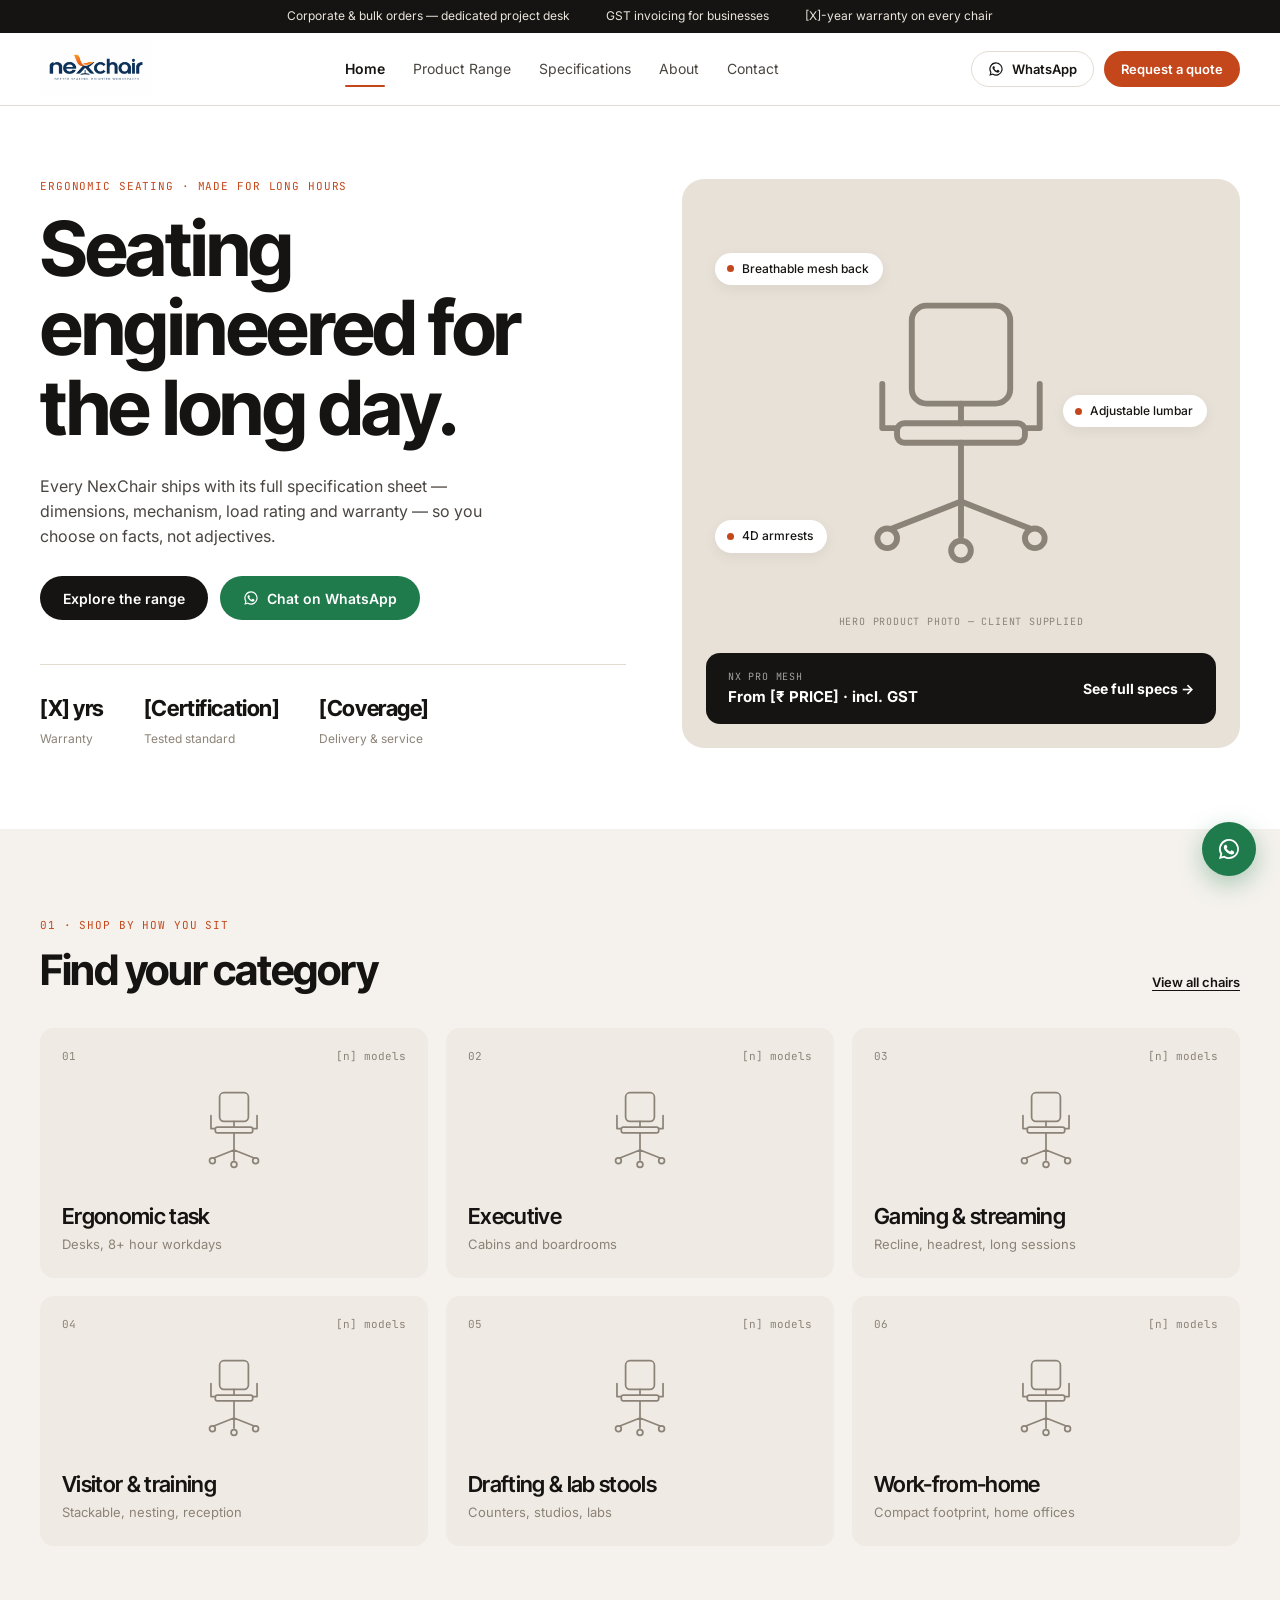
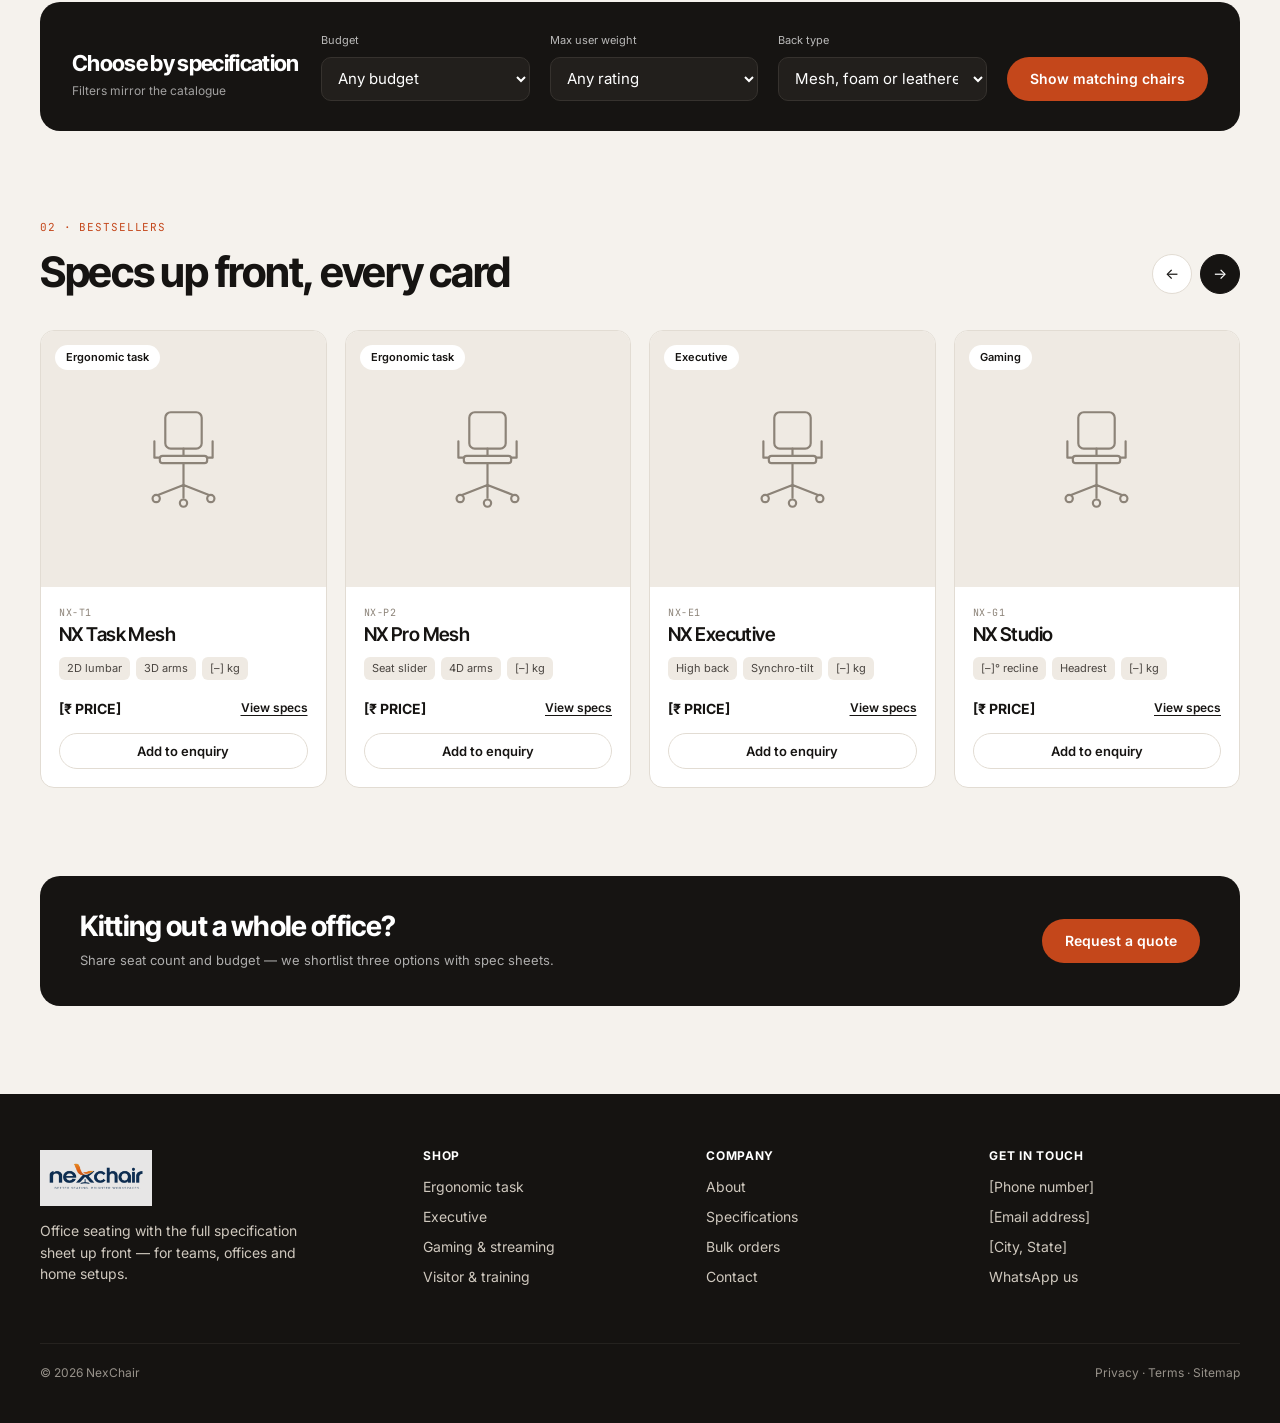
<file: index.html>
<!doctype html>
<html lang="en">
<head>
<meta charset="utf-8">
<meta name="viewport" content="width=device-width, initial-scale=1">
<title>NexChair — Seating engineered for the long day</title>
<meta name="description" content="Ergonomic office chairs with full specification sheets.">
<meta name="robots" content="noindex">
<link rel="icon" href="assets/favicon.svg" type="image/svg+xml">
<link rel="preconnect" href="https://fonts.googleapis.com">
<link rel="preconnect" href="https://fonts.gstatic.com" crossorigin>
<link href="https://fonts.googleapis.com/css2?family=Inter:wght@400;500;600;700&family=Inter+Tight:wght@500;600;700&family=JetBrains+Mono:wght@400;500&display=swap" rel="stylesheet">
<link rel="stylesheet" href="assets/styles.css">
</head>
<body>
<div class="topbar"><div class="wrap">
  <span>Corporate &amp; bulk orders — dedicated project desk</span>
  <span>GST invoicing for businesses</span>
  <span>[X]-year warranty on every chair</span>
</div></div>
<header class="site-header">
  <div class="wrap">
    <a href="index.html" class="logo"><img src="logo.jpeg" alt="NexChair"></a>
    <nav class="nav">
      <a href="index.html" class="active">Home</a>
      <a href="range.html">Product Range</a>
      <a href="specifications.html">Specifications</a>
      <a href="about.html">About</a>
      <a href="contact.html">Contact</a>
    </nav>
    <div class="header-cta">
      <a href="#" class="btn btn-outline btn-sm" data-wa><svg viewBox="0 0 24 24" fill="currentColor" aria-hidden="true"><path d="M12 2a10 10 0 0 0-8.6 15.1L2 22l5-1.3A10 10 0 1 0 12 2Zm0 18.2a8.2 8.2 0 0 1-4.2-1.2l-.3-.2-3 .8.8-2.9-.2-.3A8.2 8.2 0 1 1 12 20.2Zm4.5-6.1c-.2-.1-1.5-.7-1.7-.8-.2-.1-.4-.1-.6.1l-.8 1c-.1.2-.3.2-.5.1a6.7 6.7 0 0 1-3.3-2.9c-.3-.4.2-.4.7-1.3.1-.2 0-.3 0-.4l-.8-1.8c-.2-.5-.4-.4-.6-.4h-.5a1 1 0 0 0-.7.3 3 3 0 0 0-.9 2.2c0 1.3.9 2.5 1 2.7.1.2 1.8 2.8 4.4 3.9 1.6.7 2.3.8 3.1.6.5-.1 1.5-.6 1.7-1.2.2-.6.2-1.1.2-1.2-.1-.1-.3-.2-.5-.3Z"/></svg> WhatsApp</a>
      <a href="contact.html" class="btn btn-accent btn-sm">Request a quote</a>
    </div>
    <button class="menu-btn" aria-label="Menu"><svg width="18" height="18" viewBox="0 0 24 24" fill="none" stroke="currentColor" stroke-width="2"><path d="M3 6h18M3 12h18M3 18h18"/></svg></button>
  </div>
</header>
<main>
  <section class="hero">
    <div class="wrap">
      <div>
        <p class="eyebrow">Ergonomic seating · Made for long hours</p>
        <h1>Seating engineered for the long day.</h1>
        <p class="lead">Every NexChair ships with its full specification sheet — dimensions, mechanism, load rating and warranty — so you choose on facts, not adjectives.</p>
        <div class="hero-actions">
          <a href="range.html" class="btn btn-dark">Explore the range</a>
          <a href="#" class="btn btn-wa" data-wa><svg viewBox="0 0 24 24" fill="currentColor" aria-hidden="true"><path d="M12 2a10 10 0 0 0-8.6 15.1L2 22l5-1.3A10 10 0 1 0 12 2Zm0 18.2a8.2 8.2 0 0 1-4.2-1.2l-.3-.2-3 .8.8-2.9-.2-.3A8.2 8.2 0 1 1 12 20.2Zm4.5-6.1c-.2-.1-1.5-.7-1.7-.8-.2-.1-.4-.1-.6.1l-.8 1c-.1.2-.3.2-.5.1a6.7 6.7 0 0 1-3.3-2.9c-.3-.4.2-.4.7-1.3.1-.2 0-.3 0-.4l-.8-1.8c-.2-.5-.4-.4-.6-.4h-.5a1 1 0 0 0-.7.3 3 3 0 0 0-.9 2.2c0 1.3.9 2.5 1 2.7.1.2 1.8 2.8 4.4 3.9 1.6.7 2.3.8 3.1.6.5-.1 1.5-.6 1.7-1.2.2-.6.2-1.1.2-1.2-.1-.1-.3-.2-.5-.3Z"/></svg> Chat on WhatsApp</a>
        </div>
        <div class="hero-stats">
          <div><strong>[X] yrs</strong><span>Warranty</span></div>
          <div><strong>[Certification]</strong><span>Tested standard</span></div>
          <div><strong>[Coverage]</strong><span>Delivery &amp; service</span></div>
        </div>
      </div>
      <div class="hero-visual">
        <span class="pin" style="top:13%;left:6%">Breathable mesh back</span>
        <span class="pin" style="top:38%;right:6%">Adjustable lumbar</span>
        <span class="pin" style="top:60%;left:6%">4D armrests</span>
        <img class="chair" src="assets/chair.svg" alt="NX Pro Mesh chair (placeholder illustration)" style="margin-top:-60px">
        <span class="caption">Hero product photo — client supplied</span>
        <div class="hero-price">
          <div><small>NX Pro Mesh</small><b>From [₹ PRICE] · incl. GST</b></div>
          <a href="specifications.html?model=nx-p2">See full specs →</a>
        </div>
      </div>
    </div>
  </section>

  <section class="block">
    <div class="wrap">
      <p class="eyebrow">01 · Shop by how you sit</p>
      <div class="block-head">
        <h2>Find your category</h2>
        <a href="range.html" class="link-u">View all chairs</a>
      </div>
      <div class="cat-grid">
        <a class="cat-card" href="range.html?cat=ergonomic"><div class="top"><span>01</span><span>[n] models</span></div><img src="assets/chair.svg" alt=""><h3>Ergonomic task</h3><p>Desks, 8+ hour workdays</p></a>
        <a class="cat-card" href="range.html?cat=executive"><div class="top"><span>02</span><span>[n] models</span></div><img src="assets/chair.svg" alt=""><h3>Executive</h3><p>Cabins and boardrooms</p></a>
        <a class="cat-card" href="range.html?cat=gaming"><div class="top"><span>03</span><span>[n] models</span></div><img src="assets/chair.svg" alt=""><h3>Gaming &amp; streaming</h3><p>Recline, headrest, long sessions</p></a>
        <a class="cat-card" href="range.html?cat=visitor"><div class="top"><span>04</span><span>[n] models</span></div><img src="assets/chair.svg" alt=""><h3>Visitor &amp; training</h3><p>Stackable, nesting, reception</p></a>
        <a class="cat-card" href="range.html?cat=drafting"><div class="top"><span>05</span><span>[n] models</span></div><img src="assets/chair.svg" alt=""><h3>Drafting &amp; lab stools</h3><p>Counters, studios, labs</p></a>
        <a class="cat-card" href="range.html?cat=wfh"><div class="top"><span>06</span><span>[n] models</span></div><img src="assets/chair.svg" alt=""><h3>Work-from-home</h3><p>Compact footprint, home offices</p></a>
      </div>

      <form class="finder" id="finder" style="margin-top:56px">
        <div><h3>Choose by specification</h3><p>Filters mirror the catalogue</p></div>
        <div><label for="f-budget">Budget</label>
          <select id="f-budget"><option>Any budget</option><option>Under [₹ X]</option><option>[₹ X] – [₹ Y]</option><option>Above [₹ Y]</option></select></div>
        <div><label for="f-weight">Max user weight</label>
          <select id="f-weight"><option>Any rating</option><option>Up to [–] kg</option><option>[–] kg and above</option></select></div>
        <div><label for="f-back">Back type</label>
          <select id="f-back"><option value="">Mesh, foam or leatherette</option><option value="mesh">Mesh</option><option value="foam">Moulded foam</option><option value="leatherette">Leatherette</option></select></div>
        <button class="btn btn-accent" type="submit">Show matching chairs</button>
      </form>
    </div>
  </section>

  <section class="block" style="padding-top:0">
    <div class="wrap">
      <p class="eyebrow">02 · Bestsellers</p>
      <div class="block-head">
        <h2>Specs up front, every card</h2>
        <div class="carousel-nav">
          <button class="round-btn" data-car="prev" aria-label="Previous">←</button>
          <button class="round-btn dark" data-car="next" aria-label="Next">→</button>
        </div>
      </div>
      <div class="carousel">
        <article class="prod-card">
          <div class="prod-media"><span class="tag">Ergonomic task</span><img src="assets/chair.svg" alt=""></div>
          <div class="prod-body"><span class="prod-code">NX-T1</span><h3>NX Task Mesh</h3>
            <div class="chips"><span class="chip">2D lumbar</span><span class="chip">3D arms</span><span class="chip">[–] kg</span></div>
            <div class="price-row"><span>[₹ PRICE]</span><a href="specifications.html?model=nx-t1">View specs</a></div>
            <button class="btn btn-outline btn-sm btn-block" data-enquire>Add to enquiry</button></div>
        </article>
        <article class="prod-card">
          <div class="prod-media"><span class="tag">Ergonomic task</span><img src="assets/chair.svg" alt=""></div>
          <div class="prod-body"><span class="prod-code">NX-P2</span><h3>NX Pro Mesh</h3>
            <div class="chips"><span class="chip">Seat slider</span><span class="chip">4D arms</span><span class="chip">[–] kg</span></div>
            <div class="price-row"><span>[₹ PRICE]</span><a href="specifications.html?model=nx-p2">View specs</a></div>
            <button class="btn btn-outline btn-sm btn-block" data-enquire>Add to enquiry</button></div>
        </article>
        <article class="prod-card">
          <div class="prod-media"><span class="tag">Executive</span><img src="assets/chair.svg" alt=""></div>
          <div class="prod-body"><span class="prod-code">NX-E1</span><h3>NX Executive</h3>
            <div class="chips"><span class="chip">High back</span><span class="chip">Synchro-tilt</span><span class="chip">[–] kg</span></div>
            <div class="price-row"><span>[₹ PRICE]</span><a href="specifications.html?model=nx-e1">View specs</a></div>
            <button class="btn btn-outline btn-sm btn-block" data-enquire>Add to enquiry</button></div>
        </article>
        <article class="prod-card">
          <div class="prod-media"><span class="tag">Gaming</span><img src="assets/chair.svg" alt=""></div>
          <div class="prod-body"><span class="prod-code">NX-G1</span><h3>NX Studio</h3>
            <div class="chips"><span class="chip">[–]° recline</span><span class="chip">Headrest</span><span class="chip">[–] kg</span></div>
            <div class="price-row"><span>[₹ PRICE]</span><a href="specifications.html?model=nx-g1">View specs</a></div>
            <button class="btn btn-outline btn-sm btn-block" data-enquire>Add to enquiry</button></div>
        </article>
        <article class="prod-card">
          <div class="prod-media"><span class="tag">Ergonomic task</span><img src="assets/chair.svg" alt=""></div>
          <div class="prod-body"><span class="prod-code">NX-H1</span><h3>NX Home Compact</h3>
            <div class="chips"><span class="chip">2D arms</span><span class="chip">Mesh back</span><span class="chip">[–] kg</span></div>
            <div class="price-row"><span>[₹ PRICE]</span><a href="specifications.html?model=nx-h1">View specs</a></div>
            <button class="btn btn-outline btn-sm btn-block" data-enquire>Add to enquiry</button></div>
        </article>
        <article class="prod-card">
          <div class="prod-media"><span class="tag">Executive</span><img src="assets/chair.svg" alt=""></div>
          <div class="prod-body"><span class="prod-code">NX-E2</span><h3>NX Board</h3>
            <div class="chips"><span class="chip">Fixed arms</span><span class="chip">Foam back</span><span class="chip">[–] kg</span></div>
            <div class="price-row"><span>[₹ PRICE]</span><a href="specifications.html?model=nx-e2">View specs</a></div>
            <button class="btn btn-outline btn-sm btn-block" data-enquire>Add to enquiry</button></div>
        </article>
      </div>
    </div>
  </section>

  <section class="wrap">
    <div class="cta-band">
      <div><h2>Kitting out a whole office?</h2><p>Share seat count and budget — we shortlist three options with spec sheets.</p></div>
      <a href="contact.html" class="btn btn-accent">Request a quote</a>
    </div>
  </section>
</main>
<footer class="site-footer">
  <div class="wrap">
    <div class="foot-grid">
      <div>
        <a href="index.html" class="logo"><img src="logo.jpeg" alt="NexChair"></a>
        <p style="font-size:14px;max-width:280px;margin-top:14px">Office seating with the full specification sheet up front — for teams, offices and home setups.</p>
      </div>
      <div><h4>Shop</h4><ul>
        <li><a href="range.html?cat=ergonomic">Ergonomic task</a></li>
        <li><a href="range.html?cat=executive">Executive</a></li>
        <li><a href="range.html?cat=gaming">Gaming &amp; streaming</a></li>
        <li><a href="range.html?cat=visitor">Visitor &amp; training</a></li>
      </ul></div>
      <div><h4>Company</h4><ul>
        <li><a href="about.html">About</a></li>
        <li><a href="specifications.html">Specifications</a></li>
        <li><a href="contact.html">Bulk orders</a></li>
        <li><a href="contact.html">Contact</a></li>
      </ul></div>
      <div><h4>Get in touch</h4><ul>
        <li>[Phone number]</li>
        <li>[Email address]</li>
        <li>[City, State]</li>
        <li><a href="#" data-wa>WhatsApp us</a></li>
      </ul></div>
    </div>
    <div class="foot-bottom"><span>© 2026 NexChair</span><span>Privacy · Terms · Sitemap</span></div>
  </div>
</footer>
<a href="#" class="wa-float" data-wa aria-label="Chat on WhatsApp"><svg viewBox="0 0 24 24" fill="currentColor" aria-hidden="true"><path d="M12 2a10 10 0 0 0-8.6 15.1L2 22l5-1.3A10 10 0 1 0 12 2Zm0 18.2a8.2 8.2 0 0 1-4.2-1.2l-.3-.2-3 .8.8-2.9-.2-.3A8.2 8.2 0 1 1 12 20.2Zm4.5-6.1c-.2-.1-1.5-.7-1.7-.8-.2-.1-.4-.1-.6.1l-.8 1c-.1.2-.3.2-.5.1a6.7 6.7 0 0 1-3.3-2.9c-.3-.4.2-.4.7-1.3.1-.2 0-.3 0-.4l-.8-1.8c-.2-.5-.4-.4-.6-.4h-.5a1 1 0 0 0-.7.3 3 3 0 0 0-.9 2.2c0 1.3.9 2.5 1 2.7.1.2 1.8 2.8 4.4 3.9 1.6.7 2.3.8 3.1.6.5-.1 1.5-.6 1.7-1.2.2-.6.2-1.1.2-1.2-.1-.1-.3-.2-.5-.3Z"/></svg></a>
<script src="assets/main.js"></script>
</body>
</html>
</file>
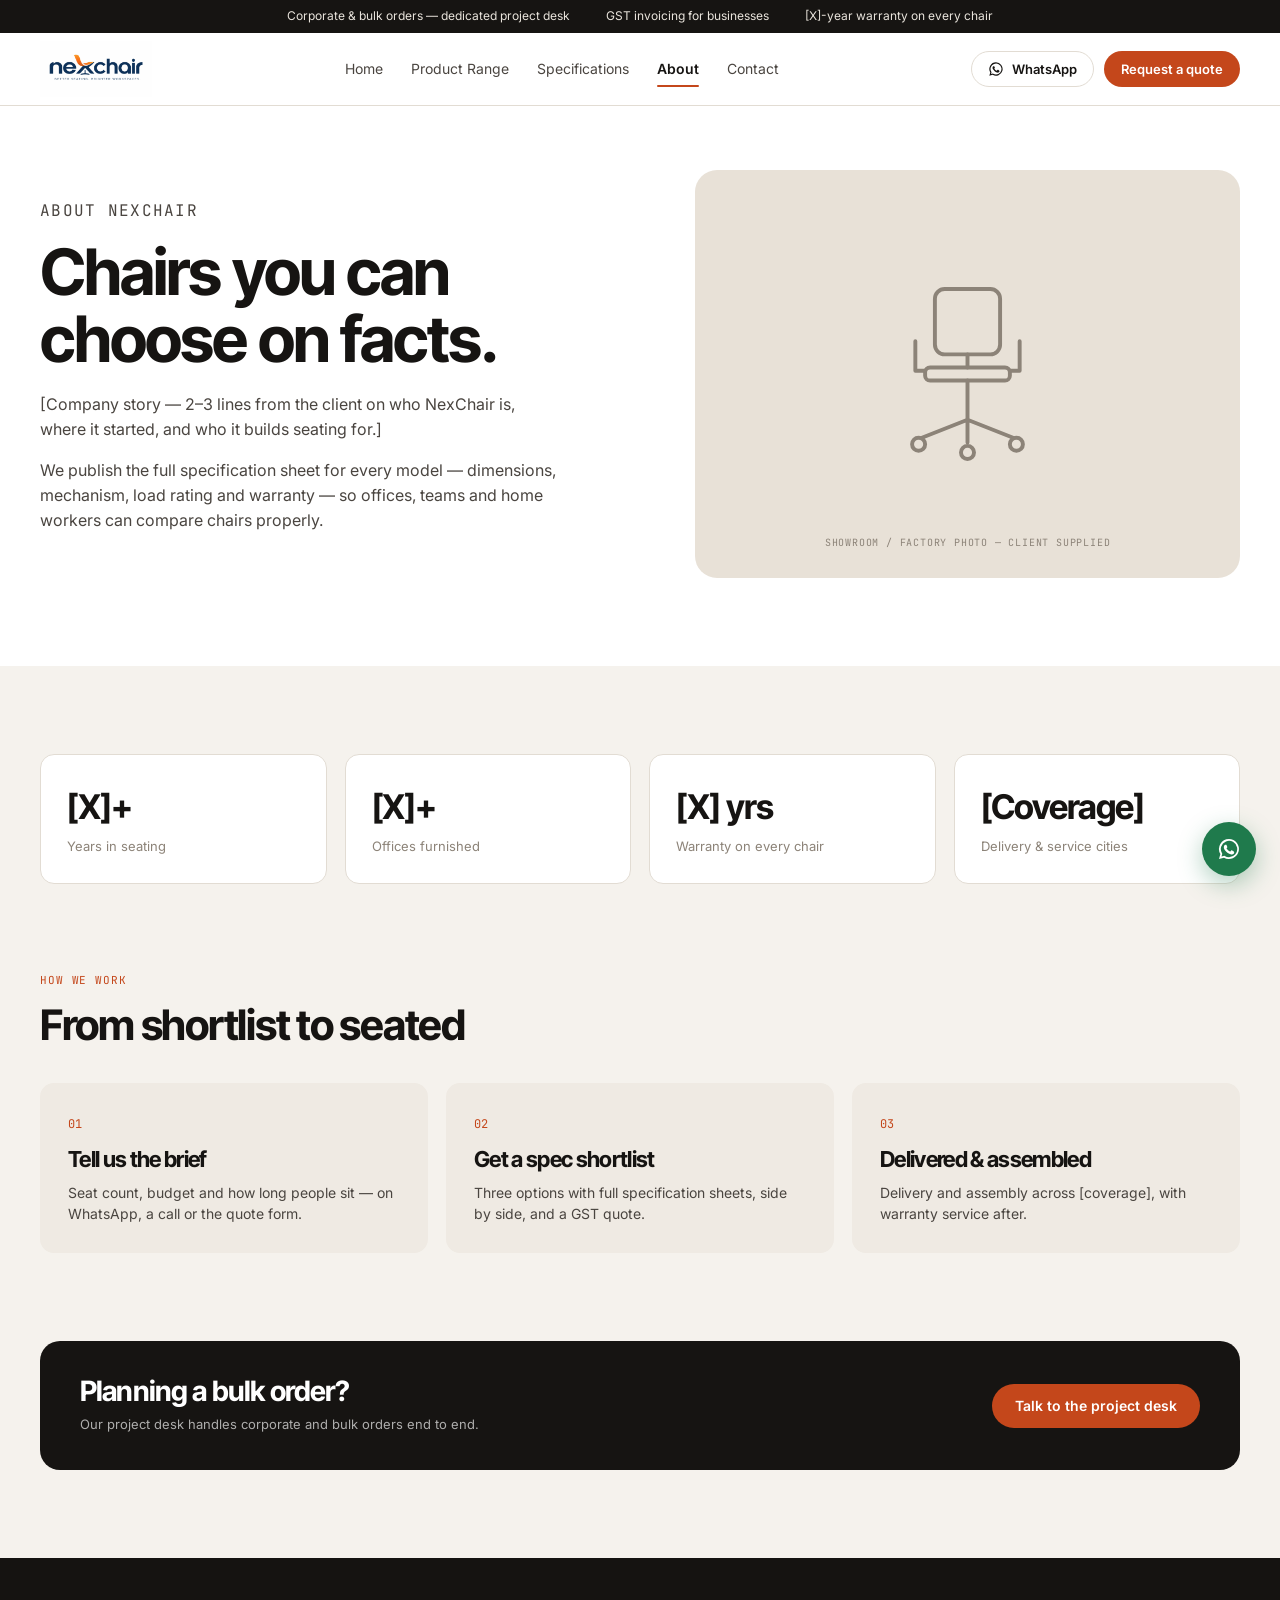
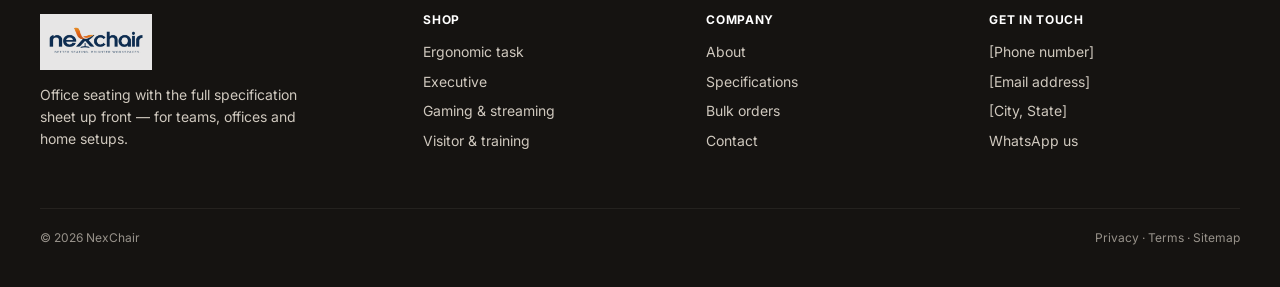
<file: about.html>
<!doctype html>
<html lang="en">
<head>
<meta charset="utf-8">
<meta name="viewport" content="width=device-width, initial-scale=1">
<title>About | NexChair</title>
<meta name="description" content="About NexChair.">
<meta name="robots" content="noindex">
<link rel="icon" href="assets/favicon.svg" type="image/svg+xml">
<link rel="preconnect" href="https://fonts.googleapis.com">
<link rel="preconnect" href="https://fonts.gstatic.com" crossorigin>
<link href="https://fonts.googleapis.com/css2?family=Inter:wght@400;500;600;700&family=Inter+Tight:wght@500;600;700&family=JetBrains+Mono:wght@400;500&display=swap" rel="stylesheet">
<link rel="stylesheet" href="assets/styles.css">
</head>
<body>
<div class="topbar"><div class="wrap">
  <span>Corporate &amp; bulk orders — dedicated project desk</span>
  <span>GST invoicing for businesses</span>
  <span>[X]-year warranty on every chair</span>
</div></div>
<header class="site-header">
  <div class="wrap">
    <a href="index.html" class="logo"><img src="logo.jpeg" alt="NexChair"></a>
    <nav class="nav">
      <a href="index.html">Home</a>
      <a href="range.html">Product Range</a>
      <a href="specifications.html">Specifications</a>
      <a href="about.html" class="active">About</a>
      <a href="contact.html">Contact</a>
    </nav>
    <div class="header-cta">
      <a href="#" class="btn btn-outline btn-sm" data-wa><svg viewBox="0 0 24 24" fill="currentColor" aria-hidden="true"><path d="M12 2a10 10 0 0 0-8.6 15.1L2 22l5-1.3A10 10 0 1 0 12 2Zm0 18.2a8.2 8.2 0 0 1-4.2-1.2l-.3-.2-3 .8.8-2.9-.2-.3A8.2 8.2 0 1 1 12 20.2Zm4.5-6.1c-.2-.1-1.5-.7-1.7-.8-.2-.1-.4-.1-.6.1l-.8 1c-.1.2-.3.2-.5.1a6.7 6.7 0 0 1-3.3-2.9c-.3-.4.2-.4.7-1.3.1-.2 0-.3 0-.4l-.8-1.8c-.2-.5-.4-.4-.6-.4h-.5a1 1 0 0 0-.7.3 3 3 0 0 0-.9 2.2c0 1.3.9 2.5 1 2.7.1.2 1.8 2.8 4.4 3.9 1.6.7 2.3.8 3.1.6.5-.1 1.5-.6 1.7-1.2.2-.6.2-1.1.2-1.2-.1-.1-.3-.2-.5-.3Z"/></svg> WhatsApp</a>
      <a href="contact.html" class="btn btn-accent btn-sm">Request a quote</a>
    </div>
    <button class="menu-btn" aria-label="Menu"><svg width="18" height="18" viewBox="0 0 24 24" fill="none" stroke="currentColor" stroke-width="2"><path d="M3 6h18M3 12h18M3 18h18"/></svg></button>
  </div>
</header>
<main>
  <section class="block" style="background:var(--surface);padding-top:64px">
    <div class="wrap about-hero">
      <div>
        <p class="eyebrow">About NexChair</p>
        <h1>Chairs you can choose on facts.</h1>
        <p>[Company story — 2–3 lines from the client on who NexChair is, where it started, and who it builds seating for.]</p>
        <p>We publish the full specification sheet for every model — dimensions, mechanism, load rating and warranty — so offices, teams and home workers can compare chairs properly.</p>
      </div>
      <div class="hero-visual" style="aspect-ratio:4/3">
        <img class="chair" src="assets/chair.svg" alt="" style="width:30%">
        <span class="caption" style="bottom:28px">Showroom / factory photo — client supplied</span>
      </div>
    </div>
  </section>

  <section class="block">
    <div class="wrap">
      <div class="stat-grid">
        <div class="stat"><strong>[X]+</strong><span>Years in seating</span></div>
        <div class="stat"><strong>[X]+</strong><span>Offices furnished</span></div>
        <div class="stat"><strong>[X] yrs</strong><span>Warranty on every chair</span></div>
        <div class="stat"><strong>[Coverage]</strong><span>Delivery &amp; service cities</span></div>
      </div>
    </div>
  </section>

  <section class="block" style="padding-top:0">
    <div class="wrap">
      <p class="eyebrow">How we work</p>
      <div class="block-head"><h2>From shortlist to seated</h2></div>
      <div class="steps">
        <div class="step"><span class="num">01</span><h3>Tell us the brief</h3><p>Seat count, budget and how long people sit — on WhatsApp, a call or the quote form.</p></div>
        <div class="step"><span class="num">02</span><h3>Get a spec shortlist</h3><p>Three options with full specification sheets, side by side, and a GST quote.</p></div>
        <div class="step"><span class="num">03</span><h3>Delivered &amp; assembled</h3><p>Delivery and assembly across [coverage], with warranty service after.</p></div>
      </div>
    </div>
  </section>

  <section class="wrap">
    <div class="cta-band">
      <div><h2>Planning a bulk order?</h2><p>Our project desk handles corporate and bulk orders end to end.</p></div>
      <a href="contact.html" class="btn btn-accent">Talk to the project desk</a>
    </div>
  </section>
</main>
<footer class="site-footer">
  <div class="wrap">
    <div class="foot-grid">
      <div>
        <a href="index.html" class="logo"><img src="logo.jpeg" alt="NexChair"></a>
        <p style="font-size:14px;max-width:280px;margin-top:14px">Office seating with the full specification sheet up front — for teams, offices and home setups.</p>
      </div>
      <div><h4>Shop</h4><ul>
        <li><a href="range.html?cat=ergonomic">Ergonomic task</a></li>
        <li><a href="range.html?cat=executive">Executive</a></li>
        <li><a href="range.html?cat=gaming">Gaming &amp; streaming</a></li>
        <li><a href="range.html?cat=visitor">Visitor &amp; training</a></li>
      </ul></div>
      <div><h4>Company</h4><ul>
        <li><a href="about.html">About</a></li>
        <li><a href="specifications.html">Specifications</a></li>
        <li><a href="contact.html">Bulk orders</a></li>
        <li><a href="contact.html">Contact</a></li>
      </ul></div>
      <div><h4>Get in touch</h4><ul>
        <li>[Phone number]</li>
        <li>[Email address]</li>
        <li>[City, State]</li>
        <li><a href="#" data-wa>WhatsApp us</a></li>
      </ul></div>
    </div>
    <div class="foot-bottom"><span>© 2026 NexChair</span><span>Privacy · Terms · Sitemap</span></div>
  </div>
</footer>
<a href="#" class="wa-float" data-wa aria-label="Chat on WhatsApp"><svg viewBox="0 0 24 24" fill="currentColor" aria-hidden="true"><path d="M12 2a10 10 0 0 0-8.6 15.1L2 22l5-1.3A10 10 0 1 0 12 2Zm0 18.2a8.2 8.2 0 0 1-4.2-1.2l-.3-.2-3 .8.8-2.9-.2-.3A8.2 8.2 0 1 1 12 20.2Zm4.5-6.1c-.2-.1-1.5-.7-1.7-.8-.2-.1-.4-.1-.6.1l-.8 1c-.1.2-.3.2-.5.1a6.7 6.7 0 0 1-3.3-2.9c-.3-.4.2-.4.7-1.3.1-.2 0-.3 0-.4l-.8-1.8c-.2-.5-.4-.4-.6-.4h-.5a1 1 0 0 0-.7.3 3 3 0 0 0-.9 2.2c0 1.3.9 2.5 1 2.7.1.2 1.8 2.8 4.4 3.9 1.6.7 2.3.8 3.1.6.5-.1 1.5-.6 1.7-1.2.2-.6.2-1.1.2-1.2-.1-.1-.3-.2-.5-.3Z"/></svg></a>
<script src="assets/main.js"></script>
</body>
</html>
</file>
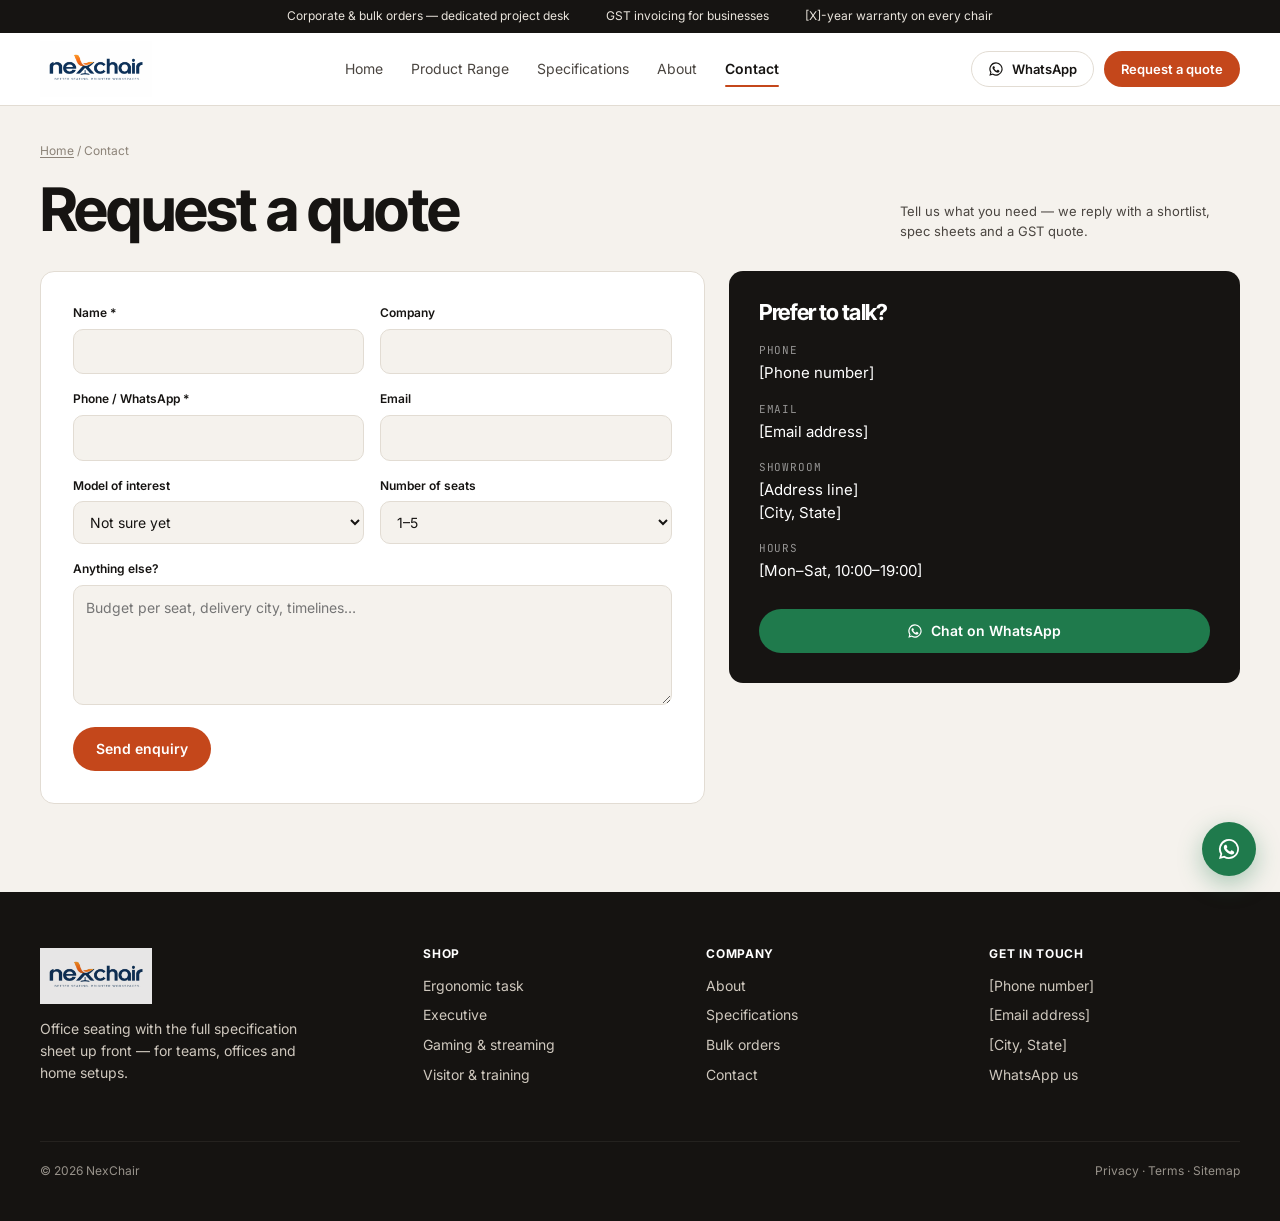
<file: contact.html>
<!doctype html>
<html lang="en">
<head>
<meta charset="utf-8">
<meta name="viewport" content="width=device-width, initial-scale=1">
<title>Contact & quotes | NexChair</title>
<meta name="description" content="Request a quote or talk to the NexChair team.">
<meta name="robots" content="noindex">
<link rel="icon" href="assets/favicon.svg" type="image/svg+xml">
<link rel="preconnect" href="https://fonts.googleapis.com">
<link rel="preconnect" href="https://fonts.gstatic.com" crossorigin>
<link href="https://fonts.googleapis.com/css2?family=Inter:wght@400;500;600;700&family=Inter+Tight:wght@500;600;700&family=JetBrains+Mono:wght@400;500&display=swap" rel="stylesheet">
<link rel="stylesheet" href="assets/styles.css">
</head>
<body>
<div class="topbar"><div class="wrap">
  <span>Corporate &amp; bulk orders — dedicated project desk</span>
  <span>GST invoicing for businesses</span>
  <span>[X]-year warranty on every chair</span>
</div></div>
<header class="site-header">
  <div class="wrap">
    <a href="index.html" class="logo"><img src="logo.jpeg" alt="NexChair"></a>
    <nav class="nav">
      <a href="index.html">Home</a>
      <a href="range.html">Product Range</a>
      <a href="specifications.html">Specifications</a>
      <a href="about.html">About</a>
      <a href="contact.html" class="active">Contact</a>
    </nav>
    <div class="header-cta">
      <a href="#" class="btn btn-outline btn-sm" data-wa><svg viewBox="0 0 24 24" fill="currentColor" aria-hidden="true"><path d="M12 2a10 10 0 0 0-8.6 15.1L2 22l5-1.3A10 10 0 1 0 12 2Zm0 18.2a8.2 8.2 0 0 1-4.2-1.2l-.3-.2-3 .8.8-2.9-.2-.3A8.2 8.2 0 1 1 12 20.2Zm4.5-6.1c-.2-.1-1.5-.7-1.7-.8-.2-.1-.4-.1-.6.1l-.8 1c-.1.2-.3.2-.5.1a6.7 6.7 0 0 1-3.3-2.9c-.3-.4.2-.4.7-1.3.1-.2 0-.3 0-.4l-.8-1.8c-.2-.5-.4-.4-.6-.4h-.5a1 1 0 0 0-.7.3 3 3 0 0 0-.9 2.2c0 1.3.9 2.5 1 2.7.1.2 1.8 2.8 4.4 3.9 1.6.7 2.3.8 3.1.6.5-.1 1.5-.6 1.7-1.2.2-.6.2-1.1.2-1.2-.1-.1-.3-.2-.5-.3Z"/></svg> WhatsApp</a>
      <a href="contact.html" class="btn btn-accent btn-sm">Request a quote</a>
    </div>
    <button class="menu-btn" aria-label="Menu"><svg width="18" height="18" viewBox="0 0 24 24" fill="none" stroke="currentColor" stroke-width="2"><path d="M3 6h18M3 12h18M3 18h18"/></svg></button>
  </div>
</header>
<main>
  <section class="page-head">
    <div class="wrap">
      <div class="crumbs"><a href="index.html">Home</a> / Contact</div>
      <div class="page-head-row">
        <h1>Request a quote</h1>
        <p class="sub">Tell us what you need — we reply with a shortlist, spec sheets and a GST quote.</p>
      </div>
    </div>
  </section>

  <section class="wrap">
    <div class="contact-grid">
      <form class="form" id="enquiry-form" novalidate>
        <div><label for="c-name">Name *</label><input id="c-name" required></div>
        <div><label for="c-company">Company</label><input id="c-company"></div>
        <div><label for="c-phone">Phone / WhatsApp *</label><input id="c-phone" type="tel" required></div>
        <div><label for="c-email">Email</label><input id="c-email" type="email"></div>
        <div><label for="c-model">Model of interest</label>
          <select id="c-model">
            <option value="">Not sure yet</option>
            <option value="nx-t1">NX Task Mesh</option>
            <option value="nx-p2">NX Pro Mesh</option>
            <option value="nx-h1">NX Home Compact</option>
            <option value="nx-e1">NX Executive</option>
            <option value="nx-e2">NX Board</option>
            <option value="nx-g1">NX Studio</option>
            <option value="nx-v1">NX Nest</option>
            <option value="nx-v2">NX Stack</option>
            <option value="nx-s1">NX Draft Stool</option>
          </select></div>
        <div><label for="c-seats">Number of seats</label>
          <select id="c-seats"><option>1–5</option><option>6–25</option><option>26–100</option><option>100+</option></select></div>
        <div class="full"><label for="c-msg">Anything else?</label><textarea id="c-msg" placeholder="Budget per seat, delivery city, timelines…"></textarea></div>
        <div class="full"><button class="btn btn-accent" type="submit">Send enquiry</button></div>
        <div class="form-done">Thanks — your enquiry has been received. (Prototype: nothing is sent yet.)</div>
      </form>

      <aside class="info-card">
        <h3>Prefer to talk?</h3>
        <dl>
          <div><dt>Phone</dt><dd>[Phone number]</dd></div>
          <div><dt>Email</dt><dd>[Email address]</dd></div>
          <div><dt>Showroom</dt><dd>[Address line]<br>[City, State]</dd></div>
          <div><dt>Hours</dt><dd>[Mon–Sat, 10:00–19:00]</dd></div>
        </dl>
        <a href="#" class="btn btn-wa btn-block" style="margin-top:26px" data-wa><svg viewBox="0 0 24 24" fill="currentColor" aria-hidden="true"><path d="M12 2a10 10 0 0 0-8.6 15.1L2 22l5-1.3A10 10 0 1 0 12 2Zm0 18.2a8.2 8.2 0 0 1-4.2-1.2l-.3-.2-3 .8.8-2.9-.2-.3A8.2 8.2 0 1 1 12 20.2Zm4.5-6.1c-.2-.1-1.5-.7-1.7-.8-.2-.1-.4-.1-.6.1l-.8 1c-.1.2-.3.2-.5.1a6.7 6.7 0 0 1-3.3-2.9c-.3-.4.2-.4.7-1.3.1-.2 0-.3 0-.4l-.8-1.8c-.2-.5-.4-.4-.6-.4h-.5a1 1 0 0 0-.7.3 3 3 0 0 0-.9 2.2c0 1.3.9 2.5 1 2.7.1.2 1.8 2.8 4.4 3.9 1.6.7 2.3.8 3.1.6.5-.1 1.5-.6 1.7-1.2.2-.6.2-1.1.2-1.2-.1-.1-.3-.2-.5-.3Z"/></svg> Chat on WhatsApp</a>
      </aside>
    </div>
  </section>
</main>
<footer class="site-footer">
  <div class="wrap">
    <div class="foot-grid">
      <div>
        <a href="index.html" class="logo"><img src="logo.jpeg" alt="NexChair"></a>
        <p style="font-size:14px;max-width:280px;margin-top:14px">Office seating with the full specification sheet up front — for teams, offices and home setups.</p>
      </div>
      <div><h4>Shop</h4><ul>
        <li><a href="range.html?cat=ergonomic">Ergonomic task</a></li>
        <li><a href="range.html?cat=executive">Executive</a></li>
        <li><a href="range.html?cat=gaming">Gaming &amp; streaming</a></li>
        <li><a href="range.html?cat=visitor">Visitor &amp; training</a></li>
      </ul></div>
      <div><h4>Company</h4><ul>
        <li><a href="about.html">About</a></li>
        <li><a href="specifications.html">Specifications</a></li>
        <li><a href="contact.html">Bulk orders</a></li>
        <li><a href="contact.html">Contact</a></li>
      </ul></div>
      <div><h4>Get in touch</h4><ul>
        <li>[Phone number]</li>
        <li>[Email address]</li>
        <li>[City, State]</li>
        <li><a href="#" data-wa>WhatsApp us</a></li>
      </ul></div>
    </div>
    <div class="foot-bottom"><span>© 2026 NexChair</span><span>Privacy · Terms · Sitemap</span></div>
  </div>
</footer>
<a href="#" class="wa-float" data-wa aria-label="Chat on WhatsApp"><svg viewBox="0 0 24 24" fill="currentColor" aria-hidden="true"><path d="M12 2a10 10 0 0 0-8.6 15.1L2 22l5-1.3A10 10 0 1 0 12 2Zm0 18.2a8.2 8.2 0 0 1-4.2-1.2l-.3-.2-3 .8.8-2.9-.2-.3A8.2 8.2 0 1 1 12 20.2Zm4.5-6.1c-.2-.1-1.5-.7-1.7-.8-.2-.1-.4-.1-.6.1l-.8 1c-.1.2-.3.2-.5.1a6.7 6.7 0 0 1-3.3-2.9c-.3-.4.2-.4.7-1.3.1-.2 0-.3 0-.4l-.8-1.8c-.2-.5-.4-.4-.6-.4h-.5a1 1 0 0 0-.7.3 3 3 0 0 0-.9 2.2c0 1.3.9 2.5 1 2.7.1.2 1.8 2.8 4.4 3.9 1.6.7 2.3.8 3.1.6.5-.1 1.5-.6 1.7-1.2.2-.6.2-1.1.2-1.2-.1-.1-.3-.2-.5-.3Z"/></svg></a>
<script src="assets/main.js"></script>
</body>
</html>
</file>
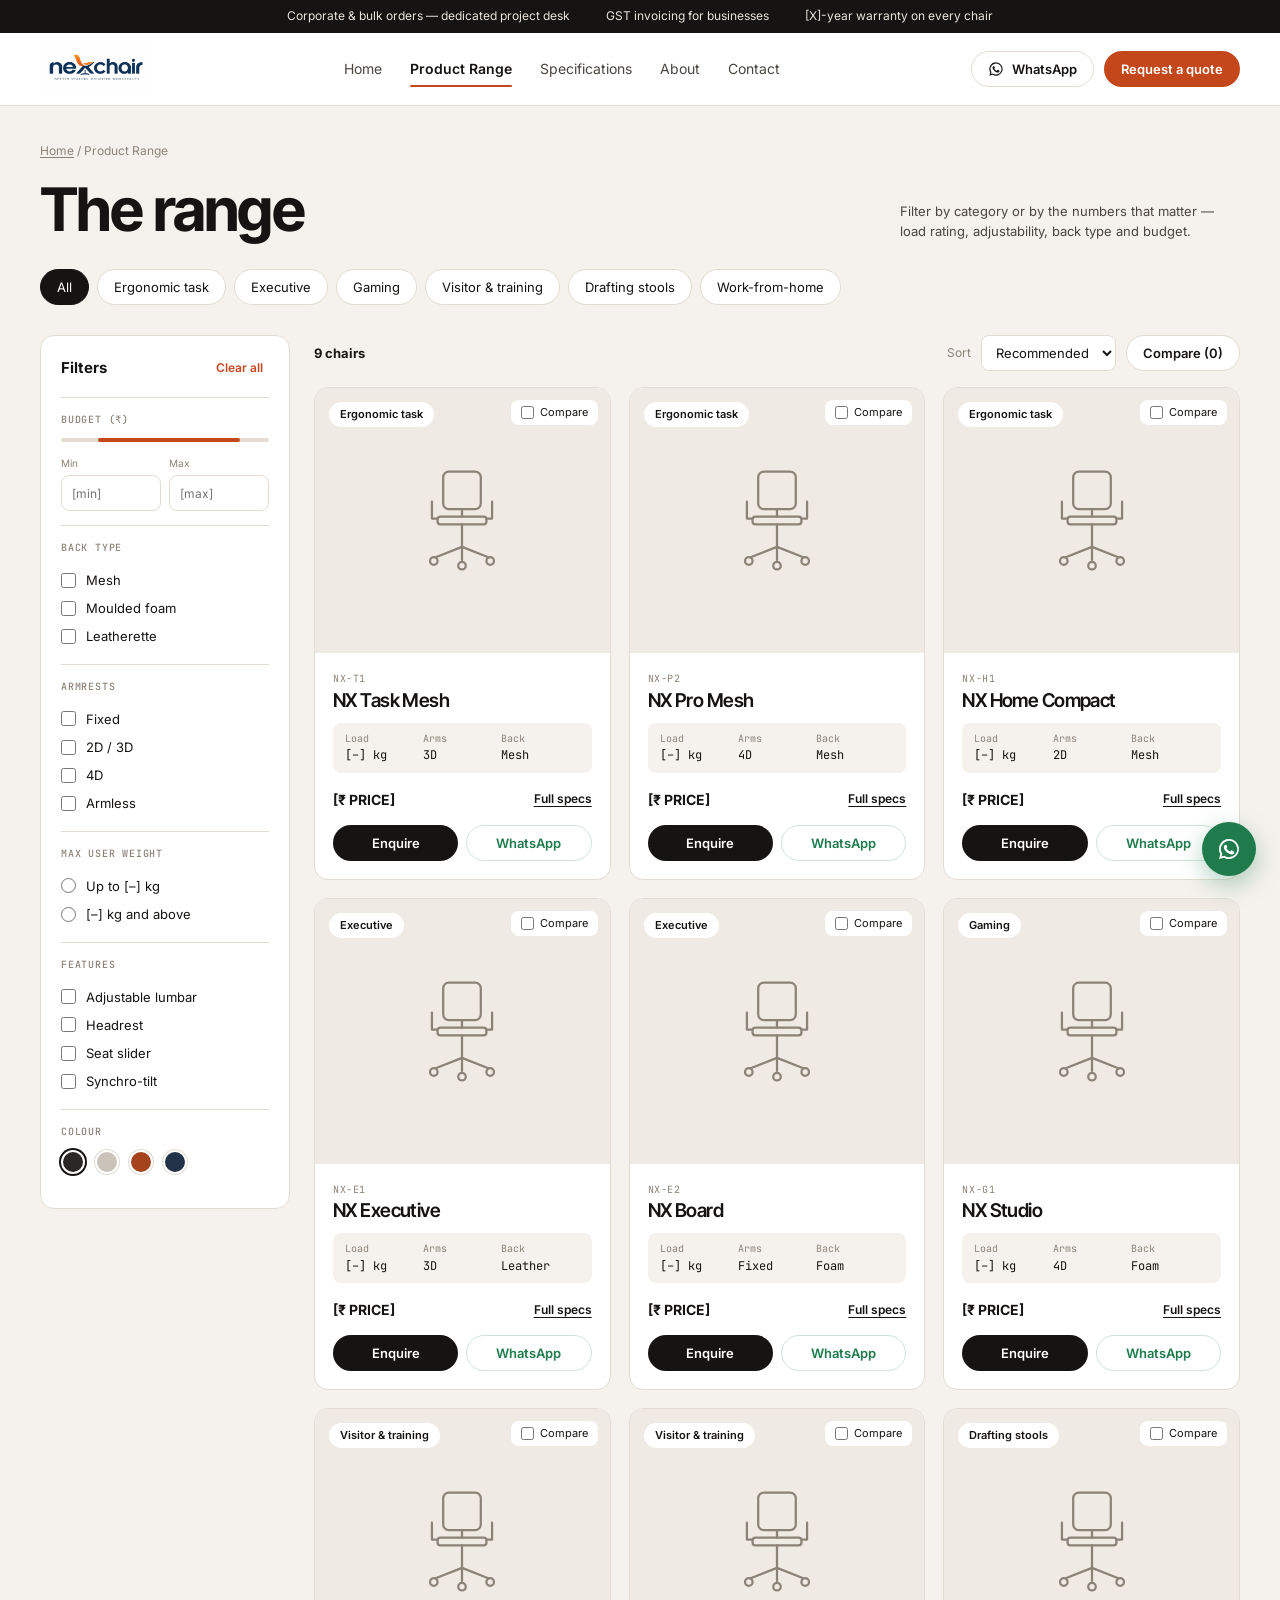
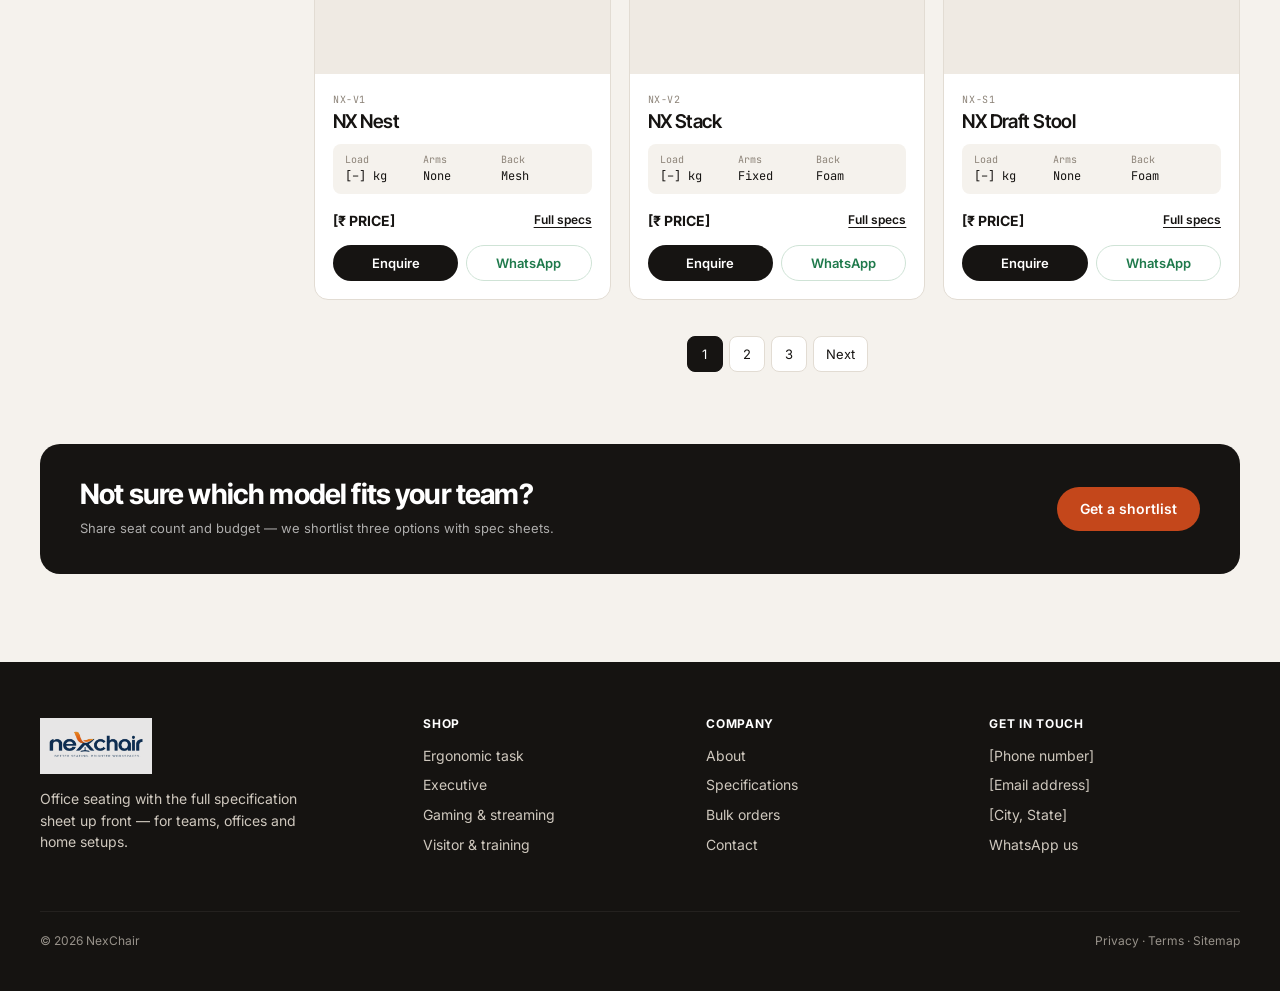
<file: range.html>
<!doctype html>
<html lang="en">
<head>
<meta charset="utf-8">
<meta name="viewport" content="width=device-width, initial-scale=1">
<title>The range | NexChair</title>
<meta name="description" content="Filter NexChair office chairs by category, load rating, adjustability, back type and budget.">
<meta name="robots" content="noindex">
<link rel="icon" href="assets/favicon.svg" type="image/svg+xml">
<link rel="preconnect" href="https://fonts.googleapis.com">
<link rel="preconnect" href="https://fonts.gstatic.com" crossorigin>
<link href="https://fonts.googleapis.com/css2?family=Inter:wght@400;500;600;700&family=Inter+Tight:wght@500;600;700&family=JetBrains+Mono:wght@400;500&display=swap" rel="stylesheet">
<link rel="stylesheet" href="assets/styles.css">
</head>
<body>
<div class="topbar"><div class="wrap">
  <span>Corporate &amp; bulk orders — dedicated project desk</span>
  <span>GST invoicing for businesses</span>
  <span>[X]-year warranty on every chair</span>
</div></div>
<header class="site-header">
  <div class="wrap">
    <a href="index.html" class="logo"><img src="logo.jpeg" alt="NexChair"></a>
    <nav class="nav">
      <a href="index.html">Home</a>
      <a href="range.html" class="active">Product Range</a>
      <a href="specifications.html">Specifications</a>
      <a href="about.html">About</a>
      <a href="contact.html">Contact</a>
    </nav>
    <div class="header-cta">
      <a href="#" class="btn btn-outline btn-sm" data-wa><svg viewBox="0 0 24 24" fill="currentColor" aria-hidden="true"><path d="M12 2a10 10 0 0 0-8.6 15.1L2 22l5-1.3A10 10 0 1 0 12 2Zm0 18.2a8.2 8.2 0 0 1-4.2-1.2l-.3-.2-3 .8.8-2.9-.2-.3A8.2 8.2 0 1 1 12 20.2Zm4.5-6.1c-.2-.1-1.5-.7-1.7-.8-.2-.1-.4-.1-.6.1l-.8 1c-.1.2-.3.2-.5.1a6.7 6.7 0 0 1-3.3-2.9c-.3-.4.2-.4.7-1.3.1-.2 0-.3 0-.4l-.8-1.8c-.2-.5-.4-.4-.6-.4h-.5a1 1 0 0 0-.7.3 3 3 0 0 0-.9 2.2c0 1.3.9 2.5 1 2.7.1.2 1.8 2.8 4.4 3.9 1.6.7 2.3.8 3.1.6.5-.1 1.5-.6 1.7-1.2.2-.6.2-1.1.2-1.2-.1-.1-.3-.2-.5-.3Z"/></svg> WhatsApp</a>
      <a href="contact.html" class="btn btn-accent btn-sm">Request a quote</a>
    </div>
    <button class="menu-btn" aria-label="Menu"><svg width="18" height="18" viewBox="0 0 24 24" fill="none" stroke="currentColor" stroke-width="2"><path d="M3 6h18M3 12h18M3 18h18"/></svg></button>
  </div>
</header>
<main>
  <section class="page-head">
    <div class="wrap">
      <div class="crumbs"><a href="index.html">Home</a> / Product Range</div>
      <div class="page-head-row">
        <h1>The range</h1>
        <p class="sub">Filter by category or by the numbers that matter — load rating, adjustability, back type and budget.</p>
      </div>
      <div class="pills">
        <button class="pill active" data-cat="all">All</button>
        <button class="pill" data-cat="ergonomic">Ergonomic task</button>
        <button class="pill" data-cat="executive">Executive</button>
        <button class="pill" data-cat="gaming">Gaming</button>
        <button class="pill" data-cat="visitor">Visitor &amp; training</button>
        <button class="pill" data-cat="drafting">Drafting stools</button>
        <button class="pill" data-cat="wfh">Work-from-home</button>
      </div>
    </div>
  </section>

  <section class="wrap">
    <div class="range-layout">
      <aside class="filters">
        <div class="filters-head"><b>Filters</b><button id="clear-all" type="button">Clear all</button></div>

        <div class="fgroup">
          <h5>Budget (₹)</h5>
          <div class="range-track"></div>
          <div class="minmax">
            <label>Min<input type="text" placeholder="[min]"></label>
            <label>Max<input type="text" placeholder="[max]"></label>
          </div>
        </div>

        <div class="fgroup">
          <h5>Back type</h5>
          <label><input type="checkbox" data-filter="back" value="mesh"> Mesh</label>
          <label><input type="checkbox" data-filter="back" value="foam"> Moulded foam</label>
          <label><input type="checkbox" data-filter="back" value="leatherette"> Leatherette</label>
        </div>

        <div class="fgroup">
          <h5>Armrests</h5>
          <label><input type="checkbox" data-filter="arms" value="fixed"> Fixed</label>
          <label><input type="checkbox" data-filter="arms" value="2d3d"> 2D / 3D</label>
          <label><input type="checkbox" data-filter="arms" value="4d"> 4D</label>
          <label><input type="checkbox" data-filter="arms" value="armless"> Armless</label>
        </div>

        <div class="fgroup">
          <h5>Max user weight</h5>
          <label><input type="radio" name="weight"> Up to [–] kg</label>
          <label><input type="radio" name="weight"> [–] kg and above</label>
        </div>

        <div class="fgroup">
          <h5>Features</h5>
          <label><input type="checkbox" data-filter="features" value="lumbar"> Adjustable lumbar</label>
          <label><input type="checkbox" data-filter="features" value="headrest"> Headrest</label>
          <label><input type="checkbox" data-filter="features" value="slider"> Seat slider</label>
          <label><input type="checkbox" data-filter="features" value="synchro"> Synchro-tilt</label>
        </div>

        <div class="fgroup">
          <h5>Colour</h5>
          <div class="swatches">
            <span class="swatch on" style="background:#2a2826" title="Black"></span>
            <span class="swatch" style="background:#c9c3ba" title="Grey"></span>
            <span class="swatch" style="background:#a4431c" title="Rust"></span>
            <span class="swatch" style="background:#223349" title="Navy"></span>
          </div>
        </div>
      </aside>

      <div>
        <div class="toolbar">
          <div class="toolbar-left">
            <button class="btn btn-outline btn-sm filter-toggle" type="button">Filters</button>
            <b id="count">9 chairs</b>
            <span id="active-chips" style="display:flex;gap:6px;flex-wrap:wrap"></span>
          </div>
          <div class="toolbar-right">
            <label for="sort">Sort</label>
            <select id="sort">
              <option value="rec">Recommended</option>
              <option value="az">Name A–Z</option>
              <option value="za">Name Z–A</option>
            </select>
            <button class="btn btn-outline btn-sm" id="cmp-btn" type="button">Compare (0)</button>
          </div>
        </div>
        <div class="range-grid" id="range-grid"></div>
        <div class="pager">
          <button class="on">1</button><button>2</button><button>3</button><button data-page="next">Next</button>
        </div>
      </div>
    </div>
  </section>

  <section class="wrap" style="margin-top:72px">
    <div class="cta-band">
      <div><h2>Not sure which model fits your team?</h2><p>Share seat count and budget — we shortlist three options with spec sheets.</p></div>
      <a href="contact.html" class="btn btn-accent">Get a shortlist</a>
    </div>
  </section>

  <div class="compare-bar">
    <span><b id="cmp-count">0</b> selected to compare (max 3)</span>
    <button class="btn btn-accent btn-sm" id="cmp-go" type="button">Compare now</button>
  </div>
</main>
<footer class="site-footer">
  <div class="wrap">
    <div class="foot-grid">
      <div>
        <a href="index.html" class="logo"><img src="logo.jpeg" alt="NexChair"></a>
        <p style="font-size:14px;max-width:280px;margin-top:14px">Office seating with the full specification sheet up front — for teams, offices and home setups.</p>
      </div>
      <div><h4>Shop</h4><ul>
        <li><a href="range.html?cat=ergonomic">Ergonomic task</a></li>
        <li><a href="range.html?cat=executive">Executive</a></li>
        <li><a href="range.html?cat=gaming">Gaming &amp; streaming</a></li>
        <li><a href="range.html?cat=visitor">Visitor &amp; training</a></li>
      </ul></div>
      <div><h4>Company</h4><ul>
        <li><a href="about.html">About</a></li>
        <li><a href="specifications.html">Specifications</a></li>
        <li><a href="contact.html">Bulk orders</a></li>
        <li><a href="contact.html">Contact</a></li>
      </ul></div>
      <div><h4>Get in touch</h4><ul>
        <li>[Phone number]</li>
        <li>[Email address]</li>
        <li>[City, State]</li>
        <li><a href="#" data-wa>WhatsApp us</a></li>
      </ul></div>
    </div>
    <div class="foot-bottom"><span>© 2026 NexChair</span><span>Privacy · Terms · Sitemap</span></div>
  </div>
</footer>
<a href="#" class="wa-float" data-wa aria-label="Chat on WhatsApp"><svg viewBox="0 0 24 24" fill="currentColor" aria-hidden="true"><path d="M12 2a10 10 0 0 0-8.6 15.1L2 22l5-1.3A10 10 0 1 0 12 2Zm0 18.2a8.2 8.2 0 0 1-4.2-1.2l-.3-.2-3 .8.8-2.9-.2-.3A8.2 8.2 0 1 1 12 20.2Zm4.5-6.1c-.2-.1-1.5-.7-1.7-.8-.2-.1-.4-.1-.6.1l-.8 1c-.1.2-.3.2-.5.1a6.7 6.7 0 0 1-3.3-2.9c-.3-.4.2-.4.7-1.3.1-.2 0-.3 0-.4l-.8-1.8c-.2-.5-.4-.4-.6-.4h-.5a1 1 0 0 0-.7.3 3 3 0 0 0-.9 2.2c0 1.3.9 2.5 1 2.7.1.2 1.8 2.8 4.4 3.9 1.6.7 2.3.8 3.1.6.5-.1 1.5-.6 1.7-1.2.2-.6.2-1.1.2-1.2-.1-.1-.3-.2-.5-.3Z"/></svg></a>
<script src="assets/main.js"></script>
</body>
</html>
</file>
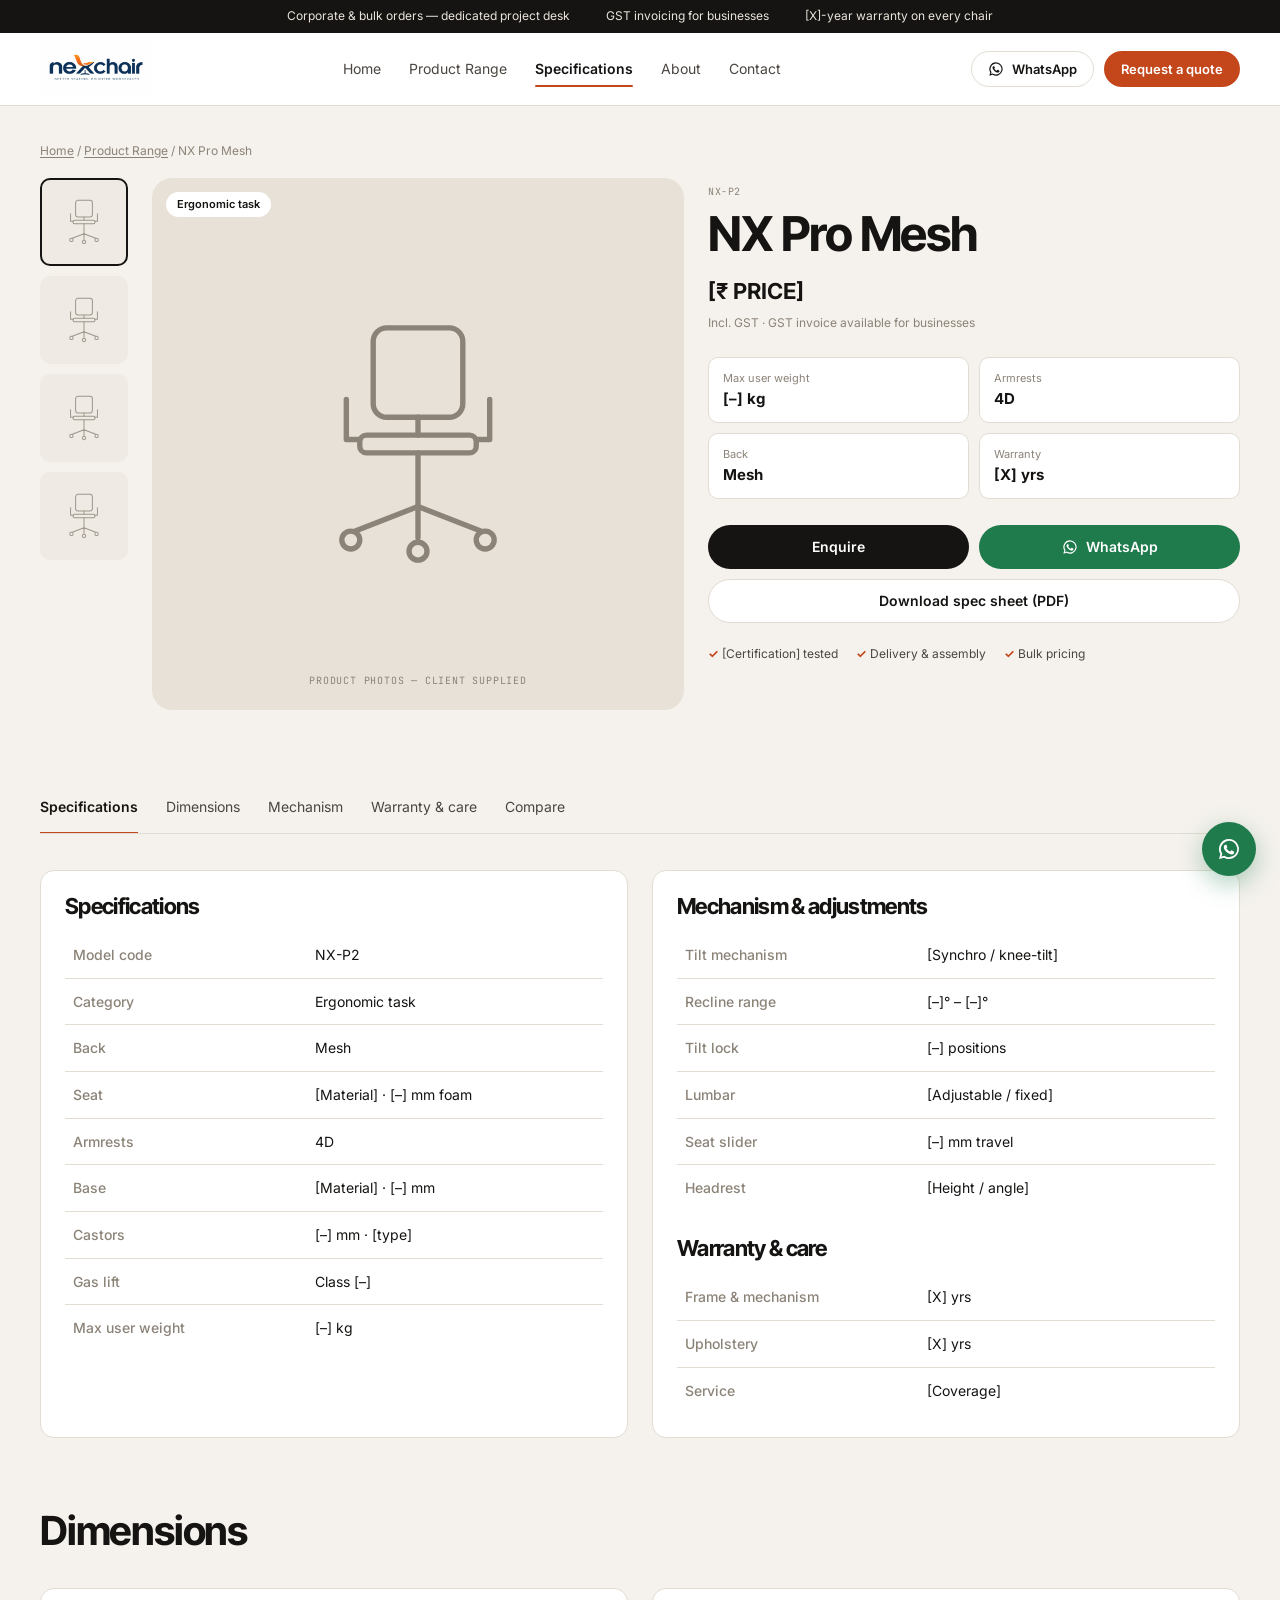
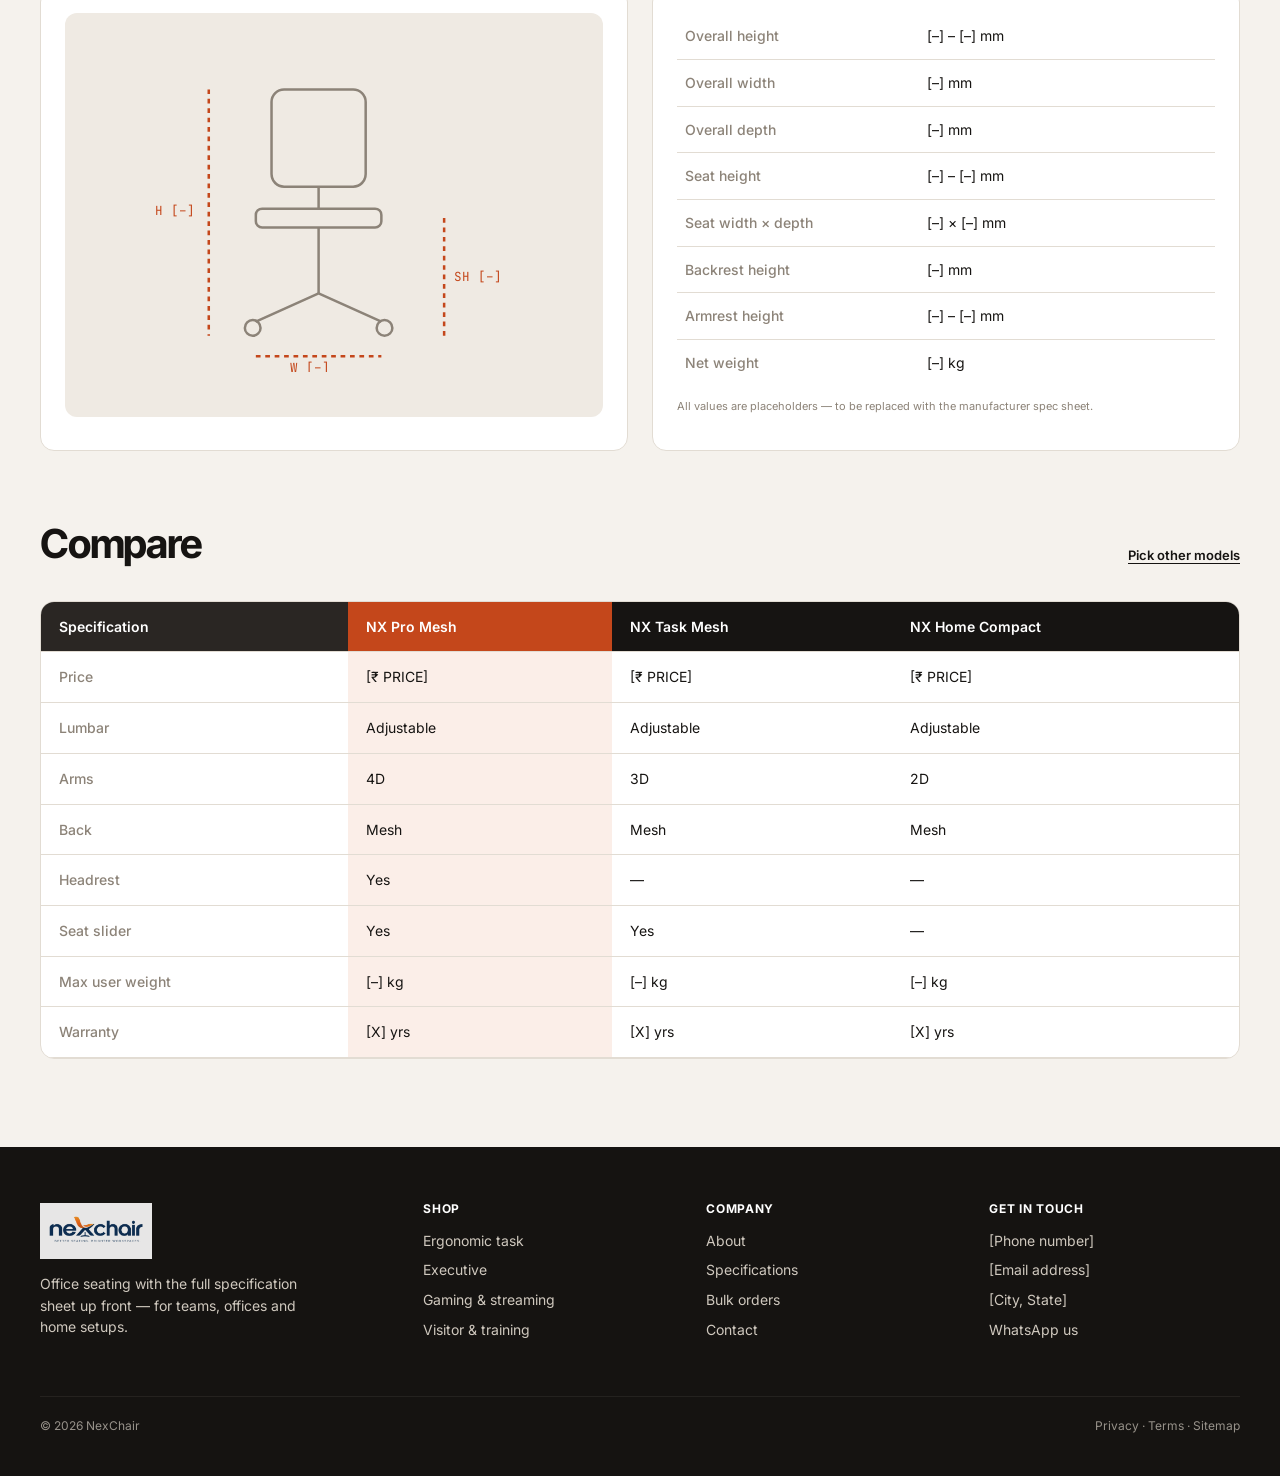
<file: specifications.html>
<!doctype html>
<html lang="en">
<head>
<meta charset="utf-8">
<meta name="viewport" content="width=device-width, initial-scale=1">
<title>Specifications | NexChair</title>
<meta name="description" content="Full specifications, dimensions and comparison for NexChair models.">
<meta name="robots" content="noindex">
<link rel="icon" href="assets/favicon.svg" type="image/svg+xml">
<link rel="preconnect" href="https://fonts.googleapis.com">
<link rel="preconnect" href="https://fonts.gstatic.com" crossorigin>
<link href="https://fonts.googleapis.com/css2?family=Inter:wght@400;500;600;700&family=Inter+Tight:wght@500;600;700&family=JetBrains+Mono:wght@400;500&display=swap" rel="stylesheet">
<link rel="stylesheet" href="assets/styles.css">
</head>
<body>
<div class="topbar"><div class="wrap">
  <span>Corporate &amp; bulk orders — dedicated project desk</span>
  <span>GST invoicing for businesses</span>
  <span>[X]-year warranty on every chair</span>
</div></div>
<header class="site-header">
  <div class="wrap">
    <a href="index.html" class="logo"><img src="logo.jpeg" alt="NexChair"></a>
    <nav class="nav">
      <a href="index.html">Home</a>
      <a href="range.html">Product Range</a>
      <a href="specifications.html" class="active">Specifications</a>
      <a href="about.html">About</a>
      <a href="contact.html">Contact</a>
    </nav>
    <div class="header-cta">
      <a href="#" class="btn btn-outline btn-sm" data-wa><svg viewBox="0 0 24 24" fill="currentColor" aria-hidden="true"><path d="M12 2a10 10 0 0 0-8.6 15.1L2 22l5-1.3A10 10 0 1 0 12 2Zm0 18.2a8.2 8.2 0 0 1-4.2-1.2l-.3-.2-3 .8.8-2.9-.2-.3A8.2 8.2 0 1 1 12 20.2Zm4.5-6.1c-.2-.1-1.5-.7-1.7-.8-.2-.1-.4-.1-.6.1l-.8 1c-.1.2-.3.2-.5.1a6.7 6.7 0 0 1-3.3-2.9c-.3-.4.2-.4.7-1.3.1-.2 0-.3 0-.4l-.8-1.8c-.2-.5-.4-.4-.6-.4h-.5a1 1 0 0 0-.7.3 3 3 0 0 0-.9 2.2c0 1.3.9 2.5 1 2.7.1.2 1.8 2.8 4.4 3.9 1.6.7 2.3.8 3.1.6.5-.1 1.5-.6 1.7-1.2.2-.6.2-1.1.2-1.2-.1-.1-.3-.2-.5-.3Z"/></svg> WhatsApp</a>
      <a href="contact.html" class="btn btn-accent btn-sm">Request a quote</a>
    </div>
    <button class="menu-btn" aria-label="Menu"><svg width="18" height="18" viewBox="0 0 24 24" fill="none" stroke="currentColor" stroke-width="2"><path d="M3 6h18M3 12h18M3 18h18"/></svg></button>
  </div>
</header>
<main id="pdp">
  <section class="page-head" style="padding-bottom:0">
    <div class="wrap">
      <div class="crumbs"><a href="index.html">Home</a> / <a href="range.html">Product Range</a> / <span data-p="name">NX Pro Mesh</span></div>
    </div>
  </section>

  <section class="wrap" style="margin-top:8px">
    <div class="pdp">
      <div class="thumbs">
        <div class="thumb on"><img src="assets/chair.svg" alt=""></div>
        <div class="thumb"><img src="assets/chair.svg" alt=""></div>
        <div class="thumb"><img src="assets/chair.svg" alt=""></div>
        <div class="thumb"><img src="assets/chair.svg" alt=""></div>
      </div>
      <div class="pdp-media">
        <span class="tag" data-p="tag">Ergonomic task</span>
        <img src="assets/chair.svg" alt="Product photo placeholder">
        <span class="caption mono" style="position:absolute;bottom:22px;font-size:10px;letter-spacing:.08em;color:var(--muted)">PRODUCT PHOTOS — CLIENT SUPPLIED</span>
      </div>
      <div class="pdp-info">
        <span class="prod-code" data-p="code">NX-P2</span>
        <h1 data-p="name">NX Pro Mesh</h1>
        <div class="price">[₹ PRICE]</div>
        <div class="gst">Incl. GST · GST invoice available for businesses</div>
        <div class="keyspecs">
          <div><small>Max user weight</small><b>[–] kg</b></div>
          <div><small>Armrests</small><b data-p="arms">4D</b></div>
          <div><small>Back</small><b data-p="back">Mesh</b></div>
          <div><small>Warranty</small><b>[X] yrs</b></div>
        </div>
        <div class="pdp-actions">
          <div class="row">
            <a href="contact.html" class="btn btn-dark" data-enquire-link>Enquire</a>
            <a href="#" class="btn btn-wa" data-wa data-wa-model><svg viewBox="0 0 24 24" fill="currentColor" aria-hidden="true"><path d="M12 2a10 10 0 0 0-8.6 15.1L2 22l5-1.3A10 10 0 1 0 12 2Zm0 18.2a8.2 8.2 0 0 1-4.2-1.2l-.3-.2-3 .8.8-2.9-.2-.3A8.2 8.2 0 1 1 12 20.2Zm4.5-6.1c-.2-.1-1.5-.7-1.7-.8-.2-.1-.4-.1-.6.1l-.8 1c-.1.2-.3.2-.5.1a6.7 6.7 0 0 1-3.3-2.9c-.3-.4.2-.4.7-1.3.1-.2 0-.3 0-.4l-.8-1.8c-.2-.5-.4-.4-.6-.4h-.5a1 1 0 0 0-.7.3 3 3 0 0 0-.9 2.2c0 1.3.9 2.5 1 2.7.1.2 1.8 2.8 4.4 3.9 1.6.7 2.3.8 3.1.6.5-.1 1.5-.6 1.7-1.2.2-.6.2-1.1.2-1.2-.1-.1-.3-.2-.5-.3Z"/></svg> WhatsApp</a>
          </div>
          <a href="#" class="btn btn-outline" onclick="alert('Prototype: the PDF spec sheet will be linked here.');return false;">Download spec sheet (PDF)</a>
        </div>
        <div class="assure"><span>[Certification] tested</span><span>Delivery &amp; assembly</span><span>Bulk pricing</span></div>
      </div>
    </div>
  </section>

  <section class="wrap" style="margin-top:72px">
    <nav class="tabs">
      <a href="#specs" class="on">Specifications</a>
      <a href="#dimensions">Dimensions</a>
      <a href="#mechanism">Mechanism</a>
      <a href="#warranty">Warranty &amp; care</a>
      <a href="#compare">Compare</a>
    </nav>

    <div class="spec-split" id="specs">
      <div class="panel">
        <h3 style="font-size:22px;margin-bottom:14px">Specifications</h3>
        <table class="spec">
          <tr><th>Model code</th><td data-p="code">NX-P2</td></tr>
          <tr><th>Category</th><td data-p="tag">Ergonomic task</td></tr>
          <tr><th>Back</th><td data-p="back">Mesh</td></tr>
          <tr><th>Seat</th><td>[Material] · [–] mm foam</td></tr>
          <tr><th>Armrests</th><td data-p="arms">4D</td></tr>
          <tr><th>Base</th><td>[Material] · [–] mm</td></tr>
          <tr><th>Castors</th><td>[–] mm · [type]</td></tr>
          <tr><th>Gas lift</th><td>Class [–]</td></tr>
          <tr><th>Max user weight</th><td>[–] kg</td></tr>
        </table>
      </div>
      <div class="panel" id="mechanism">
        <h3 style="font-size:22px;margin-bottom:14px">Mechanism &amp; adjustments</h3>
        <table class="spec">
          <tr><th>Tilt mechanism</th><td>[Synchro / knee-tilt]</td></tr>
          <tr><th>Recline range</th><td>[–]° – [–]°</td></tr>
          <tr><th>Tilt lock</th><td>[–] positions</td></tr>
          <tr><th>Lumbar</th><td>[Adjustable / fixed]</td></tr>
          <tr><th>Seat slider</th><td>[–] mm travel</td></tr>
          <tr><th>Headrest</th><td>[Height / angle]</td></tr>
        </table>
        <div id="warranty" style="margin-top:26px">
          <h3 style="font-size:22px;margin-bottom:14px">Warranty &amp; care</h3>
          <table class="spec">
            <tr><th>Frame &amp; mechanism</th><td>[X] yrs</td></tr>
            <tr><th>Upholstery</th><td>[X] yrs</td></tr>
            <tr><th>Service</th><td>[Coverage]</td></tr>
          </table>
        </div>
      </div>
    </div>
  </section>

  <section class="wrap" id="dimensions" style="margin-top:72px">
    <div class="block-head"><h2 style="font-size:40px">Dimensions</h2></div>
    <div class="spec-split">
      <div class="panel">
        <div class="dim-figure">
          <svg viewBox="0 0 240 200" fill="none" stroke="#8c8378" stroke-width="1.6" font-family="JetBrains Mono, monospace" font-size="8">
            <rect x="80" y="20" width="60" height="62" rx="8"/>
            <rect x="70" y="96" width="80" height="12" rx="4"/>
            <line x1="110" y1="82" x2="110" y2="96"/>
            <line x1="110" y1="108" x2="110" y2="150"/>
            <path d="M110 150L70 168M110 150L150 168"/>
            <circle cx="68" cy="172" r="5"/><circle cx="152" cy="172" r="5"/>
            <g stroke="#c4471b" stroke-dasharray="3 3">
              <line x1="40" y1="20" x2="40" y2="177"/>
              <line x1="70" y1="190" x2="150" y2="190"/>
              <line x1="190" y1="102" x2="190" y2="177"/>
            </g>
            <g fill="#c4471b" stroke="none">
              <text x="6" y="100">H [–]</text>
              <text x="92" y="200">W [–]</text>
              <text x="196" y="142">SH [–]</text>
            </g>
          </svg>
        </div>
      </div>
      <div class="panel">
        <table class="spec">
          <tr><th>Overall height</th><td>[–] – [–] mm</td></tr>
          <tr><th>Overall width</th><td>[–] mm</td></tr>
          <tr><th>Overall depth</th><td>[–] mm</td></tr>
          <tr><th>Seat height</th><td>[–] – [–] mm</td></tr>
          <tr><th>Seat width × depth</th><td>[–] × [–] mm</td></tr>
          <tr><th>Backrest height</th><td>[–] mm</td></tr>
          <tr><th>Armrest height</th><td>[–] – [–] mm</td></tr>
          <tr><th>Net weight</th><td>[–] kg</td></tr>
        </table>
        <p class="footnote">All values are placeholders — to be replaced with the manufacturer spec sheet.</p>
      </div>
    </div>
  </section>

  <section class="wrap" id="compare" style="margin-top:72px">
    <div class="block-head"><h2 style="font-size:40px">Compare</h2><a href="range.html" class="link-u">Pick other models</a></div>
    <div class="compare-table"><table id="compare-table"></table></div>
  </section>
</main>
<footer class="site-footer">
  <div class="wrap">
    <div class="foot-grid">
      <div>
        <a href="index.html" class="logo"><img src="logo.jpeg" alt="NexChair"></a>
        <p style="font-size:14px;max-width:280px;margin-top:14px">Office seating with the full specification sheet up front — for teams, offices and home setups.</p>
      </div>
      <div><h4>Shop</h4><ul>
        <li><a href="range.html?cat=ergonomic">Ergonomic task</a></li>
        <li><a href="range.html?cat=executive">Executive</a></li>
        <li><a href="range.html?cat=gaming">Gaming &amp; streaming</a></li>
        <li><a href="range.html?cat=visitor">Visitor &amp; training</a></li>
      </ul></div>
      <div><h4>Company</h4><ul>
        <li><a href="about.html">About</a></li>
        <li><a href="specifications.html">Specifications</a></li>
        <li><a href="contact.html">Bulk orders</a></li>
        <li><a href="contact.html">Contact</a></li>
      </ul></div>
      <div><h4>Get in touch</h4><ul>
        <li>[Phone number]</li>
        <li>[Email address]</li>
        <li>[City, State]</li>
        <li><a href="#" data-wa>WhatsApp us</a></li>
      </ul></div>
    </div>
    <div class="foot-bottom"><span>© 2026 NexChair</span><span>Privacy · Terms · Sitemap</span></div>
  </div>
</footer>
<a href="#" class="wa-float" data-wa aria-label="Chat on WhatsApp"><svg viewBox="0 0 24 24" fill="currentColor" aria-hidden="true"><path d="M12 2a10 10 0 0 0-8.6 15.1L2 22l5-1.3A10 10 0 1 0 12 2Zm0 18.2a8.2 8.2 0 0 1-4.2-1.2l-.3-.2-3 .8.8-2.9-.2-.3A8.2 8.2 0 1 1 12 20.2Zm4.5-6.1c-.2-.1-1.5-.7-1.7-.8-.2-.1-.4-.1-.6.1l-.8 1c-.1.2-.3.2-.5.1a6.7 6.7 0 0 1-3.3-2.9c-.3-.4.2-.4.7-1.3.1-.2 0-.3 0-.4l-.8-1.8c-.2-.5-.4-.4-.6-.4h-.5a1 1 0 0 0-.7.3 3 3 0 0 0-.9 2.2c0 1.3.9 2.5 1 2.7.1.2 1.8 2.8 4.4 3.9 1.6.7 2.3.8 3.1.6.5-.1 1.5-.6 1.7-1.2.2-.6.2-1.1.2-1.2-.1-.1-.3-.2-.5-.3Z"/></svg></a>
<script src="assets/main.js"></script>
</body>
</html>
</file>
<file: assets/styles.css>
/* NexChair — static prototype styles */
:root {
  --bg: #f5f2ed;
  --surface: #ffffff;
  --card: #efeae3;
  --panel: #e8e1d7;
  --ink: #161412;
  --ink-2: #4a4540;
  --muted: #8c8378;
  --line: #e2dcd3;
  --accent: #c4471b;
  --accent-ink: #ffffff;
  --wa: #1f7a4c;
  --dark: #151311;
  --radius: 14px;
  --radius-sm: 8px;
  --wrap: 1248px;
  --font-head: "Inter Tight", "Inter", system-ui, sans-serif;
  --font-body: "Inter", system-ui, sans-serif;
  --font-mono: "JetBrains Mono", ui-monospace, monospace;
}

* { box-sizing: border-box; }
html { scroll-behavior: smooth; }
body {
  margin: 0;
  background: var(--bg);
  color: var(--ink);
  font-family: var(--font-body);
  font-size: 15px;
  line-height: 1.55;
  -webkit-font-smoothing: antialiased;
}
img { max-width: 100%; display: block; }
a { color: inherit; text-decoration: none; }
button, input, select, textarea { font: inherit; color: inherit; }
h1, h2, h3, h4 { font-family: var(--font-head); letter-spacing: -0.03em; margin: 0; line-height: 1.05; }

.wrap { max-width: var(--wrap); margin: 0 auto; padding: 0 24px; }
.eyebrow {
  font-family: var(--font-mono);
  font-size: 11px;
  letter-spacing: 0.08em;
  text-transform: uppercase;
  color: var(--accent);
  margin: 0 0 14px;
}
.mono { font-family: var(--font-mono); }
.link-u { text-decoration: underline; text-underline-offset: 3px; font-weight: 600; font-size: 13px; }
.muted { color: var(--muted); }

/* Buttons */
.btn {
  display: inline-flex; align-items: center; justify-content: center; gap: 8px;
  height: 44px; padding: 0 22px; border-radius: 999px;
  font-weight: 600; font-size: 14px; border: 1px solid transparent;
  cursor: pointer; transition: transform .15s ease, background .15s ease, opacity .15s;
  white-space: nowrap;
}
.btn:hover { transform: translateY(-1px); }
.btn-dark { background: var(--ink); color: #fff; }
.btn-accent { background: var(--accent); color: var(--accent-ink); }
.btn-wa { background: var(--wa); color: #fff; }
.btn-outline { background: var(--surface); border-color: var(--line); color: var(--ink); }
.btn-outline-wa { background: var(--surface); border-color: #cfe3d6; color: var(--wa); }
.btn-sm { height: 36px; padding: 0 16px; font-size: 13px; }
.btn-block { width: 100%; }
.btn svg { width: 16px; height: 16px; }

/* Announcement bar */
.topbar { background: var(--ink); color: #e9e4dc; font-size: 12px; }
.topbar .wrap { display: flex; justify-content: center; gap: 36px; padding-top: 7px; padding-bottom: 7px; flex-wrap: wrap; }

/* Header */
.site-header { background: var(--surface); border-bottom: 1px solid var(--line); position: sticky; top: 0; z-index: 50; }
.site-header .wrap { display: flex; align-items: center; gap: 32px; height: 72px; }
.logo { display: flex; align-items: center; }
.logo img { height: 56px; width: auto; display: block; object-fit: contain; }
.nav { display: flex; gap: 28px; margin: 0 auto; }
.nav a { font-size: 14px; color: var(--ink-2); padding: 6px 0; position: relative; }
.nav a:hover { color: var(--ink); }
.nav a.active { color: var(--ink); font-weight: 600; }
.nav a.active::after { content: ""; position: absolute; left: 0; right: 0; bottom: -2px; height: 2px; background: var(--accent); border-radius: 2px; }
.header-cta { display: flex; gap: 10px; }
.menu-btn { display: none; background: none; border: 1px solid var(--line); border-radius: 10px; width: 42px; height: 42px; cursor: pointer; }

/* Hero */
.hero { padding: 72px 0 80px; background: var(--surface); }
.hero .wrap { display: grid; grid-template-columns: 1.05fr 1fr; gap: 56px; align-items: center; }
.hero h1 { font-size: clamp(44px, 6vw, 76px); font-weight: 700; margin-bottom: 26px; }
.hero p.lead { max-width: 470px; color: var(--ink-2); font-size: 16px; margin: 0 0 28px; }
.hero-actions { display: flex; gap: 12px; flex-wrap: wrap; }
.hero-stats { display: flex; gap: 40px; margin-top: 44px; padding-top: 26px; border-top: 1px solid var(--line); flex-wrap: wrap; }
.hero-stats strong { display: block; font-family: var(--font-head); font-size: 22px; letter-spacing: -0.02em; }
.hero-stats span { font-size: 12px; color: var(--muted); }
.hero-visual {
  background: var(--panel); border-radius: 22px; aspect-ratio: 1 / 1.02;
  position: relative; display: flex; align-items: center; justify-content: center; overflow: hidden;
}
.hero-visual .chair { width: 44%; }
.hero-visual .caption { position: absolute; bottom: 118px; left: 0; right: 0; text-align: center; font-family: var(--font-mono); font-size: 10px; letter-spacing: .08em; color: var(--muted); text-transform: uppercase; }
.pin {
  position: absolute; background: #fff; border-radius: 999px; padding: 7px 14px 7px 12px;
  font-size: 12px; font-weight: 500; box-shadow: 0 4px 14px rgba(0,0,0,.06);
  display: flex; align-items: center; gap: 8px;
}
.pin::before { content: ""; width: 7px; height: 7px; border-radius: 50%; background: var(--accent); }
.hero-price {
  position: absolute; left: 24px; right: 24px; bottom: 24px;
  background: var(--ink); color: #fff; border-radius: 14px; padding: 16px 22px;
  display: flex; justify-content: space-between; align-items: center; gap: 12px;
}
.hero-price small { display: block; font-family: var(--font-mono); font-size: 10px; letter-spacing: .08em; opacity: .6; text-transform: uppercase; }
.hero-price b { font-size: 15px; }
.hero-price a { font-weight: 700; font-size: 14px; }

/* Sections */
section.block { padding: 88px 0; }
.block-head { display: flex; justify-content: space-between; align-items: flex-end; gap: 20px; margin-bottom: 36px; }
.block-head h2 { font-size: clamp(30px, 3.4vw, 42px); font-weight: 700; }

/* Category grid */
.cat-grid { display: grid; grid-template-columns: repeat(3, 1fr); gap: 18px; }
.cat-card {
  background: var(--card); border-radius: var(--radius); padding: 20px 22px 24px; min-height: 250px;
  display: flex; flex-direction: column; transition: background .2s, transform .2s;
}
.cat-card:hover { background: #e7e0d6; transform: translateY(-2px); }
.cat-card .top { display: flex; justify-content: space-between; font-size: 11px; color: var(--muted); font-family: var(--font-mono); }
.cat-card img { width: 72px; margin: 22px auto 26px; }
.cat-card h3 { font-size: 22px; font-weight: 600; margin-top: auto; }
.cat-card p { margin: 6px 0 0; font-size: 13px; color: var(--muted); }

/* Spec finder */
.finder {
  background: var(--ink); color: #fff; border-radius: 20px; padding: 30px 32px;
  display: grid; grid-template-columns: 1.1fr repeat(3, 1fr) auto; gap: 20px; align-items: end;
}
.finder h3 { font-size: 22px; line-height: 1.15; }
.finder h3 + p { font-size: 12px; opacity: .6; margin: 6px 0 0; }
.finder label { display: block; font-size: 11px; opacity: .7; margin-bottom: 8px; }
.finder select {
  width: 100%; height: 44px; border-radius: 10px; border: 1px solid #36322e; background: #221f1c; color: #fff; padding: 0 12px;
}

/* Product cards */
.prod-grid { display: grid; grid-template-columns: repeat(4, 1fr); gap: 18px; }
.prod-card { background: var(--surface); border: 1px solid var(--line); border-radius: var(--radius); overflow: hidden; display: flex; flex-direction: column; }
.prod-media { background: var(--card); aspect-ratio: 1 / 0.9; position: relative; display: flex; align-items: center; justify-content: center; }
.prod-media img { width: 32%; }
.tag { position: absolute; top: 14px; left: 14px; background: #fff; border-radius: 999px; padding: 4px 11px; font-size: 11px; font-weight: 600; }
.compare-chk { position: absolute; top: 12px; right: 12px; background: #fff; border-radius: 8px; padding: 4px 10px; font-size: 11px; display: flex; gap: 6px; align-items: center; cursor: pointer; user-select: none; }
.compare-chk input { accent-color: var(--accent); margin: 0; }
.prod-body { padding: 18px 18px 18px; display: flex; flex-direction: column; flex: 1; }
.prod-code { font-family: var(--font-mono); font-size: 10px; color: var(--muted); letter-spacing: .06em; }
.prod-body h3 { font-size: 19px; font-weight: 600; margin: 4px 0 12px; }
.chips { display: flex; flex-wrap: wrap; gap: 6px; margin-bottom: 18px; }
.chip { background: var(--card); border-radius: 6px; font-size: 11px; padding: 3px 8px; color: var(--ink-2); }
.price-row { display: flex; justify-content: space-between; align-items: center; margin: auto 0 14px; font-weight: 700; font-size: 14px; }
.price-row a { font-size: 12px; text-decoration: underline; text-underline-offset: 3px; font-weight: 600; }
.spec-mini { display: grid; grid-template-columns: repeat(3, 1fr); background: var(--bg); border-radius: 8px; padding: 8px 12px; margin-bottom: 16px; font-size: 12px; }
.spec-mini small { display: block; font-size: 10px; color: var(--muted); }
.btn-pair { display: grid; grid-template-columns: 1fr 1fr; gap: 8px; }
.carousel-nav { display: flex; gap: 8px; }
.round-btn { width: 40px; height: 40px; border-radius: 50%; border: 1px solid var(--line); background: #fff; cursor: pointer; display: flex; align-items: center; justify-content: center; }
.round-btn.dark { background: var(--ink); color: #fff; border-color: var(--ink); }
.carousel { display: grid; grid-auto-flow: column; grid-auto-columns: calc((100% - 54px) / 4); gap: 18px; overflow-x: auto; scroll-snap-type: x mandatory; scrollbar-width: none; }
.carousel::-webkit-scrollbar { display: none; }
.carousel > * { scroll-snap-align: start; }
.added { background: var(--ink) !important; color: #fff !important; border-color: var(--ink) !important; }

/* CTA band */
.cta-band { background: var(--ink); color: #fff; border-radius: 20px; padding: 36px 40px; display: flex; justify-content: space-between; align-items: center; gap: 24px; flex-wrap: wrap; }
.cta-band h2 { font-size: 28px; }
.cta-band p { margin: 8px 0 0; font-size: 13px; opacity: .65; }

/* Footer */
.site-footer { background: var(--dark); color: #cfc8be; margin-top: 88px; }
.site-footer .wrap { padding-top: 56px; padding-bottom: 40px; }
.foot-grid { display: grid; grid-template-columns: 1.4fr 1fr 1fr 1fr; gap: 32px; }
.site-footer .logo img { opacity: 0.9; }
.site-footer h4 { font-family: var(--font-body); font-size: 12px; letter-spacing: .06em; text-transform: uppercase; color: #fff; margin-bottom: 14px; }
.site-footer ul { list-style: none; margin: 0; padding: 0; display: grid; gap: 8px; font-size: 14px; }
.site-footer a:hover { color: #fff; }
.foot-bottom { border-top: 1px solid #2c2926; margin-top: 44px; padding-top: 20px; display: flex; justify-content: space-between; font-size: 12px; opacity: .7; flex-wrap: wrap; gap: 10px; }

/* Floating WhatsApp */
.wa-float { position: fixed; right: 24px; bottom: 24px; width: 54px; height: 54px; border-radius: 50%; background: var(--wa); color: #fff; display: flex; align-items: center; justify-content: center; box-shadow: 0 8px 24px rgba(31,122,76,.35); z-index: 60; }
.wa-float svg { width: 24px; height: 24px; }

/* Page head */
.page-head { padding: 36px 0 30px; }
.crumbs { font-size: 12px; color: var(--muted); margin-bottom: 18px; }
.crumbs a { text-decoration: underline; text-underline-offset: 2px; }
.page-head-row { display: flex; justify-content: space-between; align-items: flex-end; gap: 24px; flex-wrap: wrap; }
.page-head h1 { font-size: clamp(40px, 5vw, 60px); font-weight: 700; }
.page-head p.sub { max-width: 340px; font-size: 13px; color: var(--ink-2); margin: 0; }

/* Range page */
.pills { display: flex; gap: 8px; flex-wrap: wrap; margin-top: 28px; }
.pill { height: 36px; padding: 0 16px; border-radius: 999px; border: 1px solid var(--line); background: #fff; font-size: 13px; cursor: pointer; }
.pill.active { background: var(--ink); color: #fff; border-color: var(--ink); }
.range-layout { display: grid; grid-template-columns: 250px 1fr; gap: 24px; align-items: start; }
.filters { background: #fff; border: 1px solid var(--line); border-radius: var(--radius); padding: 20px; position: sticky; top: 92px; }
.filters-head { display: flex; justify-content: space-between; align-items: center; margin-bottom: 18px; }
.filters-head b { font-size: 15px; }
.filters-head button { background: none; border: 0; color: var(--accent); font-size: 12px; font-weight: 600; cursor: pointer; }
.fgroup { border-top: 1px solid var(--line); padding: 14px 0; }
.fgroup:first-of-type { border-top: 0; padding-top: 0; }
.fgroup h5 { font-family: var(--font-mono); font-size: 10px; letter-spacing: .08em; text-transform: uppercase; color: var(--muted); margin: 0 0 10px; font-weight: 500; }
.fgroup label { display: flex; align-items: center; gap: 10px; font-size: 13px; padding: 4px 0; cursor: pointer; }
.fgroup input[type=checkbox], .fgroup input[type=radio] { accent-color: var(--accent); width: 15px; height: 15px; margin: 0; }
.range-track { height: 4px; background: var(--line); border-radius: 4px; position: relative; margin: 6px 0 14px; }
.range-track::after { content: ""; position: absolute; left: 18%; right: 14%; top: 0; bottom: 0; background: var(--accent); border-radius: 4px; }
.minmax { display: grid; grid-template-columns: 1fr 1fr; gap: 8px; }
.minmax label { display: block; font-size: 10px; color: var(--muted); padding: 0; }
.minmax input { width: 100%; height: 36px; border: 1px solid var(--line); border-radius: 8px; padding: 0 10px; font-size: 12px; margin-top: 4px; }
.swatches { display: flex; gap: 10px; }
.swatch { width: 24px; height: 24px; border-radius: 50%; border: 2px solid #fff; box-shadow: 0 0 0 1px var(--line); cursor: pointer; }
.swatch.on { box-shadow: 0 0 0 2px var(--ink); }
.toolbar { display: flex; justify-content: space-between; align-items: center; gap: 12px; margin-bottom: 16px; flex-wrap: wrap; }
.toolbar-left { display: flex; align-items: center; gap: 8px; flex-wrap: wrap; font-size: 13px; }
.active-chip { background: #fff; border: 1px solid var(--line); border-radius: 999px; padding: 3px 10px; font-size: 12px; cursor: pointer; }
.toolbar-right { display: flex; align-items: center; gap: 10px; font-size: 12px; color: var(--muted); }
.toolbar select { height: 36px; border: 1px solid var(--line); border-radius: 8px; background: #fff; padding: 0 10px; font-size: 13px; color: var(--ink); }
.range-grid { display: grid; grid-template-columns: repeat(3, 1fr); gap: 18px; }
.empty { grid-column: 1 / -1; background: #fff; border: 1px dashed var(--line); border-radius: var(--radius); padding: 48px; text-align: center; color: var(--muted); }
.pager { display: flex; justify-content: center; gap: 6px; margin-top: 36px; }
.pager button { min-width: 36px; height: 36px; border-radius: 8px; border: 1px solid var(--line); background: #fff; cursor: pointer; font-size: 13px; padding: 0 12px; }
.pager button.on { background: var(--ink); color: #fff; border-color: var(--ink); }
.filter-toggle { display: none; }

/* Compare drawer */
.compare-bar { position: fixed; left: 50%; bottom: 20px; transform: translate(-50%, 140%); background: var(--ink); color: #fff; border-radius: 999px; padding: 8px 8px 8px 22px; display: flex; align-items: center; gap: 16px; font-size: 13px; z-index: 55; transition: transform .25s ease, opacity .25s; box-shadow: 0 10px 30px rgba(0,0,0,.2); opacity: 0; pointer-events: none; }
.compare-bar.show { transform: translate(-50%, 0); opacity: 1; pointer-events: auto; }

/* Specifications page */
.pdp { display: grid; grid-template-columns: 88px 1fr 1fr; gap: 24px; align-items: start; }
.thumbs { display: grid; gap: 10px; }
.thumb { aspect-ratio: 1; background: var(--card); border-radius: 10px; border: 2px solid transparent; display: flex; align-items: center; justify-content: center; cursor: pointer; }
.thumb img { width: 50%; opacity: .8; }
.thumb.on { border-color: var(--ink); }
.pdp-media { background: var(--panel); border-radius: 20px; aspect-ratio: 1; display: flex; align-items: center; justify-content: center; position: relative; }
.pdp-media img { width: 42%; }
.pdp-info h1 { font-size: 48px; font-weight: 700; margin: 8px 0 14px; }
.pdp-info .price { font-size: 22px; font-weight: 700; margin-bottom: 6px; }
.pdp-info .gst { font-size: 12px; color: var(--muted); margin-bottom: 24px; }
.keyspecs { display: grid; grid-template-columns: 1fr 1fr; gap: 10px; margin-bottom: 26px; }
.keyspecs div { background: #fff; border: 1px solid var(--line); border-radius: 10px; padding: 12px 14px; }
.keyspecs small { display: block; font-size: 11px; color: var(--muted); }
.keyspecs b { font-size: 15px; }
.pdp-actions { display: grid; gap: 10px; }
.pdp-actions .row { display: grid; grid-template-columns: 1fr 1fr; gap: 10px; }
.assure { display: flex; gap: 18px; margin-top: 22px; font-size: 12px; color: var(--ink-2); flex-wrap: wrap; }
.assure span::before { content: "✓ "; color: var(--accent); font-weight: 700; }
.tabs { display: flex; gap: 28px; border-bottom: 1px solid var(--line); margin-bottom: 36px; overflow-x: auto; }
.tabs a { padding: 14px 0; font-size: 14px; color: var(--ink-2); white-space: nowrap; border-bottom: 2px solid transparent; margin-bottom: -1px; }
.tabs a.on { color: var(--ink); font-weight: 600; border-color: var(--accent); }
.spec-split { display: grid; grid-template-columns: 1fr 1fr; gap: 24px; }
.panel { background: #fff; border: 1px solid var(--line); border-radius: var(--radius); padding: 24px; }
.dim-figure { background: var(--card); border-radius: 12px; aspect-ratio: 4 / 3; display: flex; align-items: center; justify-content: center; }
.dim-figure svg { width: 70%; height: auto; }
table.spec { width: 100%; border-collapse: collapse; font-size: 14px; }
table.spec th, table.spec td { text-align: left; padding: 12px 8px; border-bottom: 1px solid var(--line); }
table.spec th { font-weight: 500; color: var(--muted); width: 45%; }
table.spec tr:last-child td, table.spec tr:last-child th { border-bottom: 0; }
.footnote { font-size: 11px; color: var(--muted); margin-top: 12px; }
.compare-table { overflow-x: auto; background: #fff; border: 1px solid var(--line); border-radius: var(--radius); }
.compare-table table { width: 100%; border-collapse: collapse; min-width: 640px; font-size: 14px; }
.compare-table th, .compare-table td { padding: 14px 18px; border-bottom: 1px solid var(--line); text-align: left; }
.compare-table thead th { background: var(--ink); color: #fff; font-weight: 600; }
.compare-table thead th:first-child { background: #2a2623; }
.compare-table tbody th { color: var(--muted); font-weight: 500; }
.compare-table td.hl, .compare-table thead th.hl { background: #fbeee8; color: var(--ink); }
.compare-table thead th.hl { background: var(--accent); color: #fff; }

/* About */
.about-hero { display: grid; grid-template-columns: 1.1fr 1fr; gap: 56px; align-items: center; }
.about-hero h1 { font-size: clamp(40px, 5vw, 64px); font-weight: 700; margin-bottom: 20px; }
.about-hero p { color: var(--ink-2); font-size: 16px; max-width: 520px; }
.stat-grid { display: grid; grid-template-columns: repeat(4, 1fr); gap: 18px; }
.stat { background: #fff; border: 1px solid var(--line); border-radius: var(--radius); padding: 26px; }
.stat strong { font-family: var(--font-head); font-size: 34px; letter-spacing: -0.03em; display: block; }
.stat span { font-size: 13px; color: var(--muted); }
.steps { display: grid; grid-template-columns: repeat(3, 1fr); gap: 18px; }
.step { background: var(--card); border-radius: var(--radius); padding: 28px; }
.step .num { font-family: var(--font-mono); font-size: 12px; color: var(--accent); }
.step h3 { font-size: 22px; margin: 14px 0 10px; }
.step p { margin: 0; color: var(--ink-2); font-size: 14px; }

/* Contact */
.contact-grid { display: grid; grid-template-columns: 1.3fr 1fr; gap: 24px; align-items: start; }
.form { background: #fff; border: 1px solid var(--line); border-radius: var(--radius); padding: 32px; display: grid; grid-template-columns: 1fr 1fr; gap: 16px; }
.form .full { grid-column: 1 / -1; }
.form label { font-size: 12px; font-weight: 600; display: block; margin-bottom: 6px; }
.form input, .form select, .form textarea { width: 100%; border: 1px solid var(--line); border-radius: 10px; padding: 11px 12px; background: var(--bg); font-size: 14px; }
.form textarea { min-height: 120px; resize: vertical; }
.form input:focus, .form select:focus, .form textarea:focus { outline: 2px solid var(--ink); outline-offset: -1px; }
.form-done { display: none; grid-column: 1 / -1; background: #eaf4ee; color: var(--wa); padding: 14px 16px; border-radius: 10px; font-size: 14px; font-weight: 500; }
.info-card { background: var(--ink); color: #fff; border-radius: var(--radius); padding: 30px; }
.info-card h3 { font-size: 22px; margin-bottom: 18px; }
.info-card dl { margin: 0; display: grid; gap: 16px; }
.info-card dt { font-size: 11px; font-family: var(--font-mono); text-transform: uppercase; letter-spacing: .08em; opacity: .55; }
.info-card dd { margin: 2px 0 0; font-size: 15px; }

/* Responsive */
@media (max-width: 1080px) {
  .prod-grid { grid-template-columns: repeat(2, 1fr); }
  .carousel { grid-auto-columns: calc((100% - 18px) / 2); }
  .range-grid { grid-template-columns: repeat(2, 1fr); }
  .finder { grid-template-columns: 1fr 1fr; }
  .finder > div:first-child { grid-column: 1 / -1; }
  .pdp { grid-template-columns: 72px 1fr; }
  .pdp-info { grid-column: 1 / -1; }
  .stat-grid { grid-template-columns: repeat(2, 1fr); }
}
@media (max-width: 860px) {
  .nav, .header-cta { display: none; }
  .menu-btn { display: inline-flex; align-items: center; justify-content: center; margin-left: auto; }
  .site-header.open .nav { display: flex; flex-direction: column; gap: 4px; position: absolute; top: 72px; left: 0; right: 0; background: #fff; padding: 12px 24px 20px; border-bottom: 1px solid var(--line); }
  .site-header.open .nav a { padding: 10px 0; }
  .site-header.open .nav a.active::after { display: none; }
  .topbar .wrap { gap: 12px; font-size: 11px; }
  .topbar .wrap span:not(:first-child) { display: none; }
  .hero { padding: 40px 0 56px; }
  .hero .wrap, .about-hero, .contact-grid, .spec-split { grid-template-columns: 1fr; }
  .cat-grid { grid-template-columns: repeat(2, 1fr); }
  .steps { grid-template-columns: 1fr; }
  .range-layout { grid-template-columns: 1fr; }
  .filters { position: static; display: none; }
  .filters.open { display: block; }
  .filter-toggle { display: inline-flex; }
  .foot-grid { grid-template-columns: 1fr 1fr; }
  section.block { padding: 60px 0; }
}
@media (max-width: 560px) {
  .cat-grid, .prod-grid, .range-grid { grid-template-columns: 1fr; }
  .carousel { grid-auto-columns: 82%; }
  .finder { grid-template-columns: 1fr; padding: 24px; }
  .form { grid-template-columns: 1fr; padding: 22px; }
  .hero-price { flex-direction: column; align-items: flex-start; }
  .hero-visual { aspect-ratio: 1 / 1.3; }
  .hero-visual .chair { width: 36%; margin-top: -120px !important; }
  .hero-visual .caption { display: none; }
  .pin { font-size: 11px; }
  .stat-grid { grid-template-columns: 1fr 1fr; }
  .pdp { grid-template-columns: 1fr; }
  .thumbs { grid-template-columns: repeat(4, 1fr); order: 2; }
  .pdp-info h1 { font-size: 38px; }
  .cta-band { padding: 28px 24px; }
}
</file>
